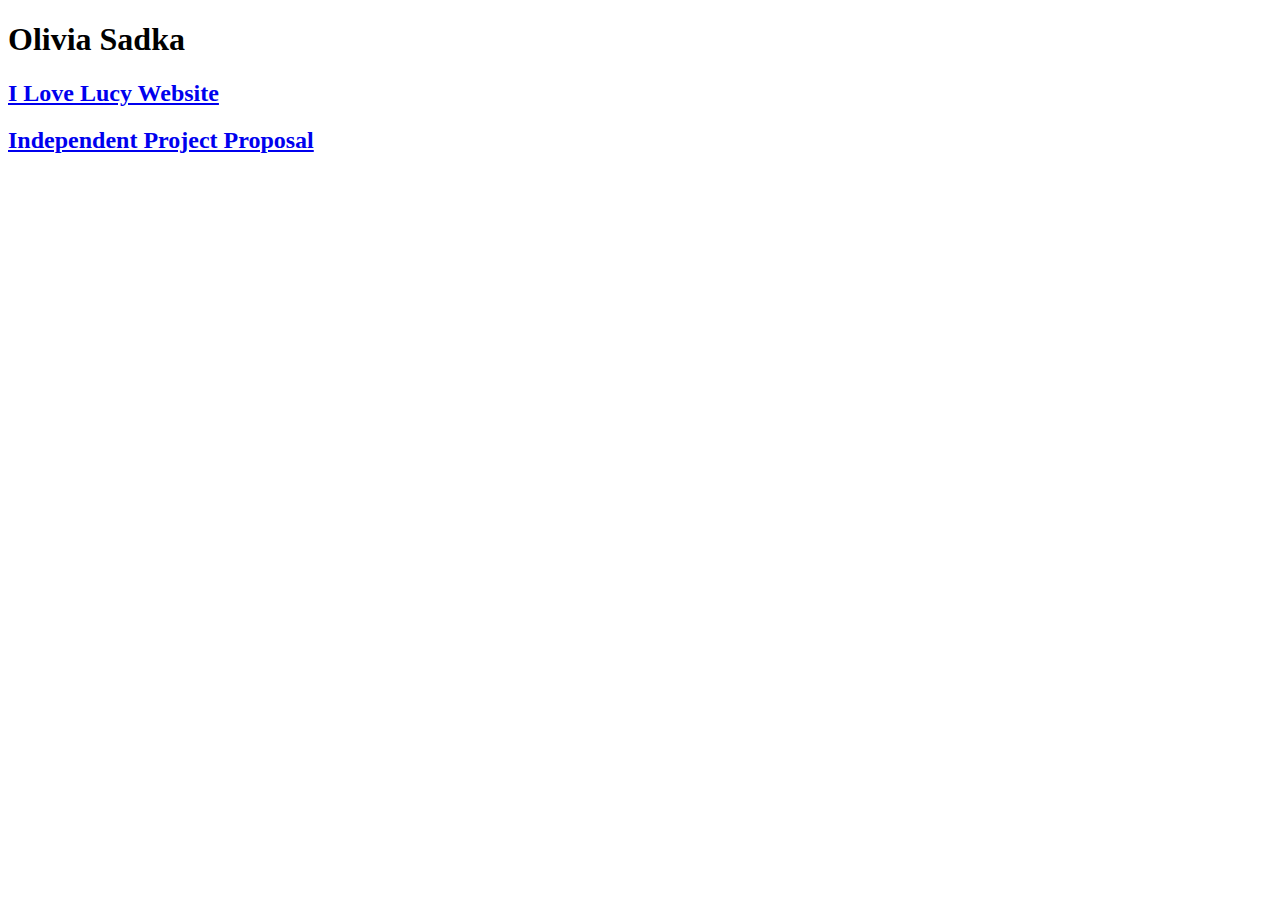
<file: index.html>
<!DOCTYPE html>
<html lang="en-US">
<head>
<title>Homepage</title>
<meta charset="utf-8">
</head>
<body>

    <h1>Olivia Sadka</h1>

    <a href="sadkaoa.github.io/smad308_lucy_website/"><h2>I Love Lucy Website</h2></a>

    <a href="sadkaoa.github.io/proposal.html"><h2>Independent Project Proposal</h2></a>

</body>
</html>
</file>
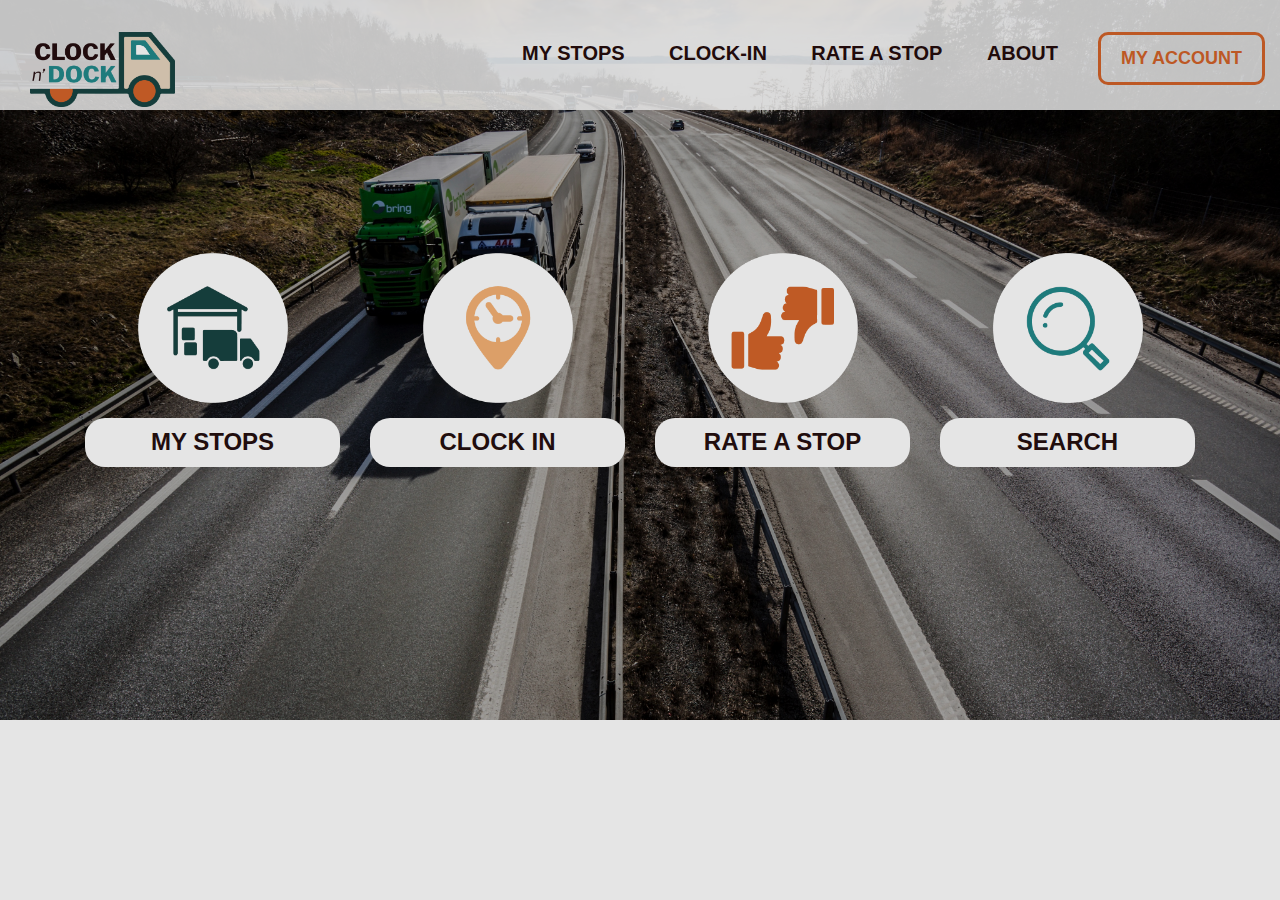
<file: capstone/index.html>
<!DOCTYPE html>
<html lang="zxx">

<head>
    <meta charset="UTF-8">
    <meta name="viewport" content="width=device-width, initial-scale=1.0">
    <meta http-equiv="X-UA-Compatible" content="ie=edge">
    <title>Clock n' Dock | Home</title>

    <!-- Google Font -->
        <link href="https://fonts.google.com/specimen/Libre+Franklin" rel="stylesheet">


    <!-- Css Styles -->
    <link rel="stylesheet" href="css/bootstrap.min.css" type="text/css">
    <link rel="stylesheet" href="css/font-awesome.min.css" type="text/css">
    <link rel="stylesheet" href="css/flaticon.css" type="text/css">
    <link rel="stylesheet" href="css/nice-select.css" type="text/css">
    <link rel="stylesheet" href="css/owl.carousel.min.css" type="text/css">
    <link rel="stylesheet" href="css/magnific-popup.css" type="text/css">
    <link rel="stylesheet" href="css/slicknav.min.css" type="text/css">
    <link rel="stylesheet" href="css/style.css" type="text/css">
</head>

<body>
    <!-- Page Preloder -->
    <div id="preloder">
        <div class="loader"></div>
    </div>

    <!-- Header Section Begin -->
    <header class="header-section">
        <div class="container-fluid">
            <div class="logo">
                <a href="./home.html"><img src="img/logo-capstone.png" alt="Truck Logo" style="width:145px;height:75px;"></a>
            </div>
            <div class="header-right">
            <nav class="main-menu mobile-menu">
                <ul>
                    <li><a href="mystops.html">MY STOPS</a></li>
                    <li><a href="#">CLOCK-IN</a></li>
                    <li><a href="stopsprofile.html">RATE A STOP</a></li>
                    <li><a href="about.html">ABOUT</a></li>
                </ul>
            </nav>
            
                <!---login button --->
            
            <div class="header-right">
                <div class="account-button">
                    <a href="account.html">MY ACCOUNT</a>
                    </div>
                </div>
                
            </div>
            <div id="mobile-menu-wrap"></div>
        </div>
    </header>
    <!-- Header End -->

    <!-- Hero Section Begin -->
    <section id="showcase">
            <div class="color-overlay"></div>
        <div class="container">
            <div class="row">
                <div class="col-lg-12">
                    
                    <div class="hero-icon-container">
                         <div class="row">
                            <div class="col-sm-3">
                                <div>
                                <img src="img/icons/my-stops.png" style="width:150;height:150px"; alt="">
                                <a href="mystops.html"><h4>MY STOPS</h4></a>
                                </div>
                            </div>
                            <div class="col-sm-3">
                                <div>
                                <img src="img/icons/clock-in.png" style="width:150;height:150px"; alt="">
                                    <a href="#"><h4>CLOCK IN</h4></a>
                                </div>
                            </div>
                            <div class="col-sm-3">
                                <div>
                                <img src="img/icons/rate-a-stop.png" style="width:150;height:150px"; alt="">
                                    <a href="#"><h4>RATE A STOP</h4></a>
                                </div>
                            </div>
                            <div class="col-sm-3">
                                <div>
                                <img src="img/icons/search.png" style="width:150;height:150px"; alt="">
                                    <a href="stopsprofile.html"><h4>SEARCH</h4></a>
                                </div>
                            </div>
                             </div>
                        </div>
                    
             </div>
                    </div>
                </div>
            
    </section>
    <!-- Hero Section End -->



    

    <!-- Js Plugins -->
    <script src="js/jquery-3.3.1.min.js"></script>
    <script src="js/bootstrap.min.js"></script>
    <script src="js/jquery.magnific-popup.min.js"></script>
    <script src="js/jquery.slicknav.js"></script>
    <script src="js/owl.carousel.min.js"></script>
    <script src="js/jquery.nice-select.min.js"></script>
    <script src="js/mixitup.min.js"></script>
    <script src="js/main.js"></script>
    
    <script>

function myFunction() {
  var x = document.getElementById("myTopnav");
  if (x.className === "topnav") {
    x.className += " responsive";
  } else {
    x.className = "topnav";
  }
}

function openForm() {
  document.getElementById("myForm").style.display = "block";
}

function closeForm() {
  document.getElementById("myForm").style.display = "none";
}
</script>
    
</body>

</html>
</file>
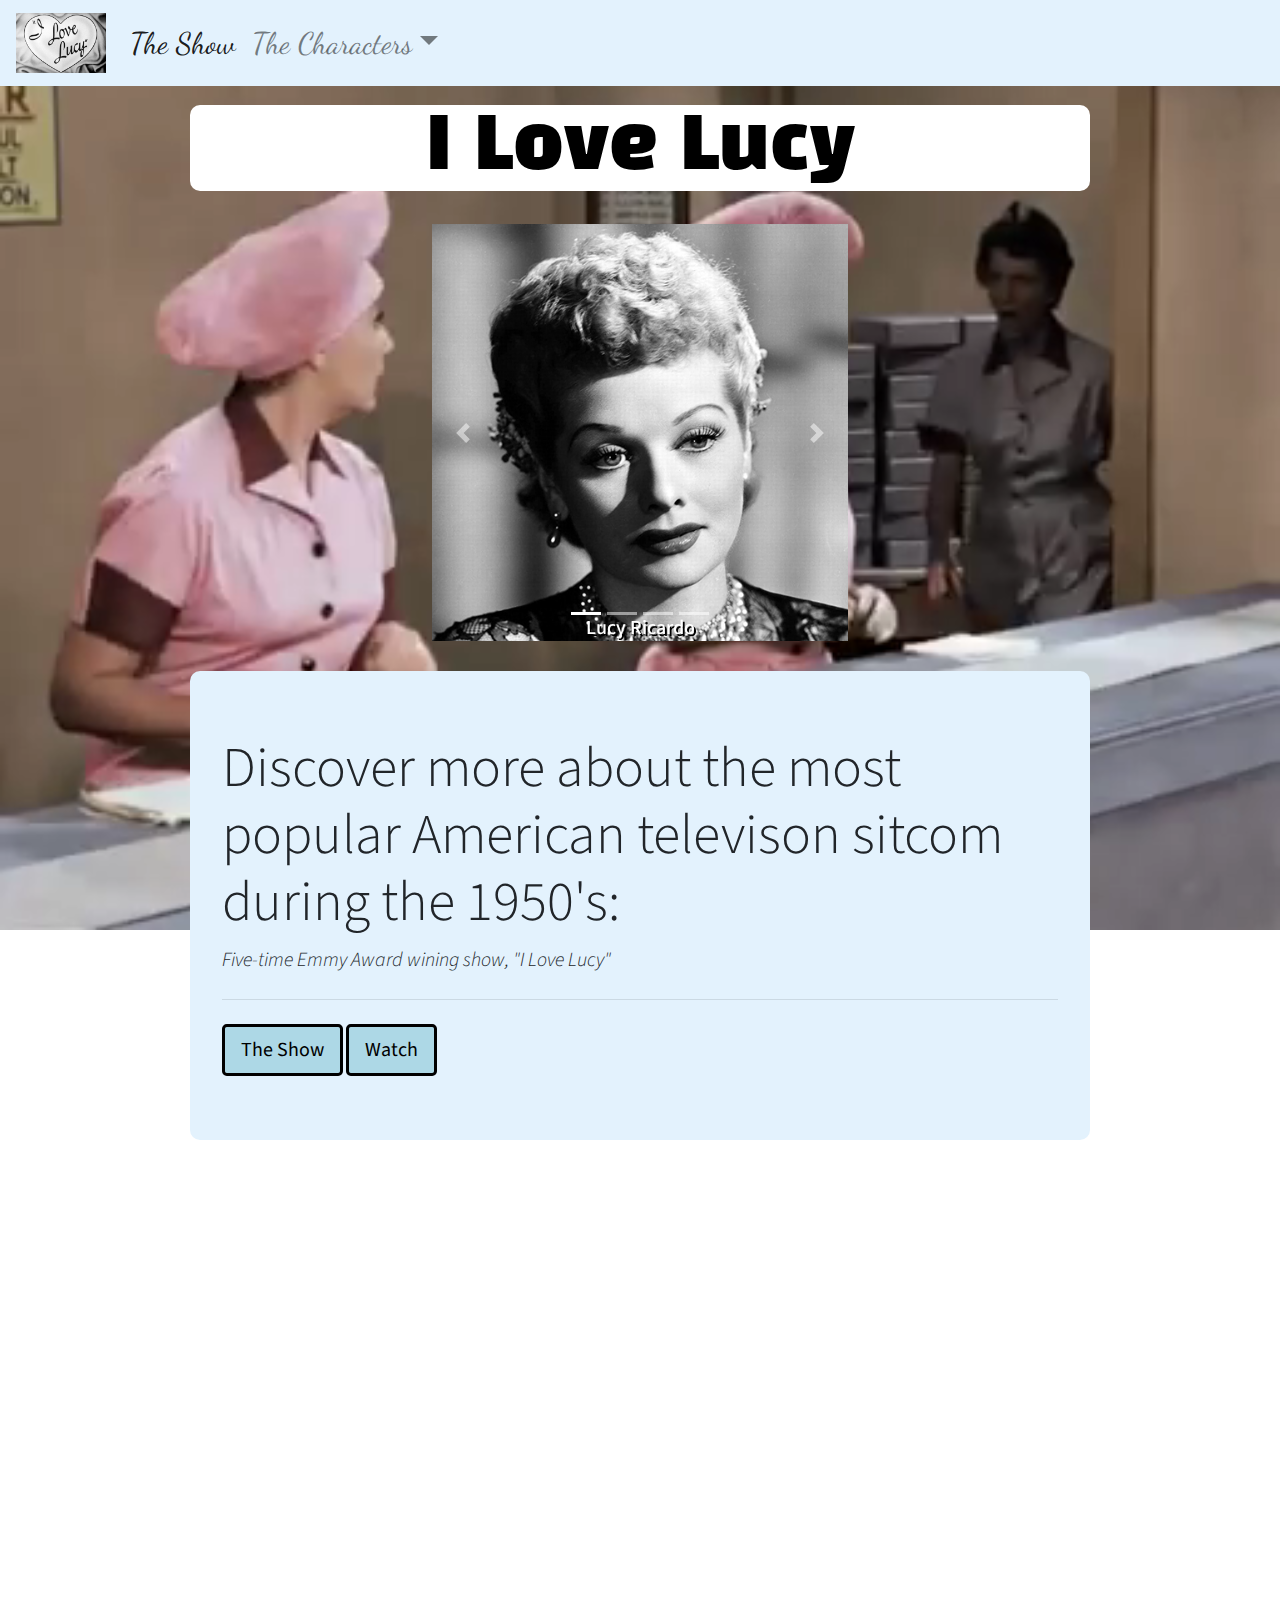
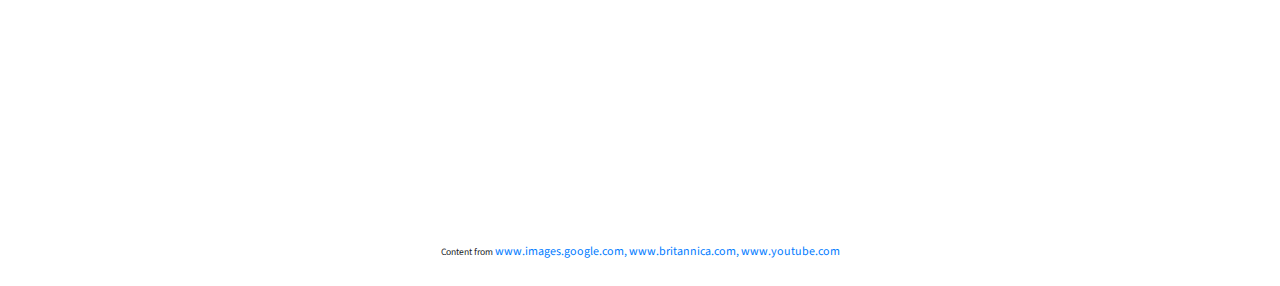
<file: SMAD 308 Lucy/index.html>
<!doctype html>
<html lang="en">
<head>
    <!-- Required meta tags -->
    <meta charset="utf-8">
    <meta name="viewport" content="width=device-width, initial-scale=1, shrink-to-fit=no">

    <meta name="description" content="I Love Lucy page describing the background and characters of the 1950's sitcom.">

    <meta name="keywords" content="Lucy, Ilovelucy, Ricky, Ethel, Fred, Theshow, Blackandwhite, 1950s">

    <meta name="author" content="Olivia Sadka">

    <title>I Love Lucy</title>

    <!-- Bootstrap v4 -->
    <link rel="stylesheet" href="https://stackpath.bootstrapcdn.com/bootstrap/4.1.3/css/bootstrap.min.css" integrity="sha384-MCw98/SFnGE8fJT3GXwEOngsV7Zt27NXFoaoApmYm81iuXoPkFOJwJ8ERdknLPMO" crossorigin="anonymous">

    <!-- FontAwesome Icon Pack -->
    <link rel="stylesheet" href="https://use.fontawesome.com/releases/v5.5.0/css/all.css" integrity="sha384-B4dIYHKNBt8Bc12p+WXckhzcICo0wtJAoU8YZTY5qE0Id1GSseTk6S+L3BlXeVIU" crossorigin="anonymous">

    <!-- CSS/font stylesheets -->
    <link href="css/bootstrap.css" rel="stylesheet" type="text/css" media="screen">
    <link href="css/custom.css" rel="stylesheet" type="text/css" media="screen">
    <link href="https://fonts.googleapis.com/css?family=Dancing+Script" rel="stylesheet">
    <link href="https://fonts.googleapis.com/css?family=Source+Sans+Pro" rel="stylesheet">
    <link href="https://fonts.googleapis.com/css?family=Black+Han+Sans" rel="stylesheet">

    <!-- Javascript -->
    <script src="https://stackpath.bootstrapcdn.com/bootstrap/4.1.3/js/bootstrap.min.js" integrity="sha384-ChfqqxuZUCnJSK3+MXmPNIyE6ZbWh2IMqE241rYiqJxyMiZ6OW/JmZQ5stwEULTy" crossorigin="anonymous"></script>

</head>

<body>

 <!--nav bar-->

<nav class="navbar navbar-expand-md navbar-light fixed-top" style="background-color: #e3f2fd;">
      <a class="navbar-brand" href="index.html"><span class="sr-only"></span>
        <img src="images/ilovelucy.jpg" width="90" height="60" class="d-inline-block align-top" alt=""></a>
      <button class="navbar-toggler" type="button" data-toggle="collapse" data-target="#navbarsDefault" aria-controls="navbarsDefault" aria-expanded="false" aria-label="Toggle navigation">
        <span class="navbar-toggler-icon"></span>
      </button>

      <div class="collapse navbar-collapse" id="navbarsDefault">
        <ul class="navbar-nav mr-auto">
          <li class="nav-item active">
            <a class="nav-link" href="TheShow.html">The Show</a>
          </li>
          <li class="breadcrumb-item dropdown">
            <a class="nav-link dropdown-toggle" id="dropdown01" data-toggle="dropdown" aria-haspopup="true" aria-expanded="false">The Characters</a>
            <div class="dropdown-menu" aria-labelledby="dropdown01">
              <a class="dropdown-item" href="Lucy.html">Lucy</a>
              <a class="dropdown-item" href="Ricky.html">Ricky</a>
              <a class="dropdown-item" href="Ethel.html">Ethel</a>
              <a class="dropdown-item" href="Fred.html">Fred</a>
            </div>
          </li>
        </ul>
      </div>
    </nav>

<!-- end nav bar -->


<!-- title -->
<div class="container">
<div class="mx-auto home">
    <h1 class="display-3">I Love Lucy</h1>
</div>
</div>
<!-- end title -->

<!-- background video -->
<header>

 <div class="overlay"></div>
  <video playsinline="playsinline" autoplay="autoplay" muted="muted" loop="loop">
    <source src="images/ilovelucycandy.mp4" type="video/mp4">
  </video>
    

</header> 

<!-- end background video -->
   
<!-- carousel -->
    <div class="container2">
    <div class="mx-auto col-sm-4 col-md-4 col-lg-4 col-xl-4">
  <div class="row">
      <div id="carouselIndicators" class="carousel slide" data-ride="carousel">
  <ol class="carousel-indicators">
    <li data-target="#carouselIndicators" data-slide-to="0" class="active"></li>
    <li data-target="#carouselIndicators" data-slide-to="1"></li>
    <li data-target="#carouselIndicators" data-slide-to="2"></li>
    <li data-target="#carouselIndicators" data-slide-to="3"></li>
  </ol>
  <div class="carousel-inner">
 
    <div class="carousel-item active">
         <a href="Lucy.html">
      <img class="d-block w-100" src="images/Lucy.jpg" alt="First slide"></a>
      <div class="img-fluid carousel-caption d-md-block">
        <h5>Lucy Ricardo</h5>
        </div>
    </div>

    <div class="carousel-item">
      <a href="Ricky.html">
      <img class="d-block w-100" src="images/Ricky.jpg" alt="Second slide"></a>
      <div class="carousel-caption d-md-block">
        <h5>Ricky Ricardo</h5>
        </div>
    </div>

    <div class="carousel-item">
      <a href="Ethel.html">
      <img class="d-block w-100" src="images/Ethel.jpg" alt="Third slide"></a>
      <div class="carousel-caption d-md-block">
        <h5>Ethel Mertz</h5>
        </div>
    </div>

   <div class="carousel-item">
      <a href="Fred.html">
      <img class="d-block w-100" src="images/Fred.jpg" alt="Fourth slide"></a>
      <div class="carousel-caption d-md-block">
        <h5>Fred Mertz</h5>
        </div>
    </div>

  <a class="carousel-control-prev" href="#carouselIndicators" role="button" data-slide="prev">
    <span class="carousel-control-prev-icon" aria-hidden="true"></span>
    <span class="sr-only">Previous</span>
  </a>
  <a class="carousel-control-next" href="#carouselIndicators" role="button" data-slide="next">
    <span class="carousel-control-next-icon" aria-hidden="true"></span>
    <span class="sr-only">Next</span>
  </a>
</div>
    </div> 
  </div>
</div> 
  <!-- end carousel -->

</div> <!-- end container -->

<div class="mx-auto container2"> <!-- container2 -->

<!-- jumbotron-->
<div class="row6"> 
  <div class="mx-auto jumbotron">
  <h1 class="display-4">Discover more about the most popular American televison sitcom during the 1950's:</h1>
  <p class="lead font-italic">Five-time Emmy Award wining show, "I Love Lucy"</p>
  <hr class="my-4">
  <a class="btn btn-primary btn-lg" href="TheShow.html" role="button">The Show</a>
  <a class="btn btn-primary btn-lg" href="#section1" role="button">Watch <i class="fas fa-angle-down"></i></a> <!-- FontAwesome down arrow -->
</div>
</div> 
<!-- end jumbotron-->
</div>
    
    <!-- watch button area-->

    <h1 id="section1"></h1>

    <!-- end watch button area-->

    <div class="container2">
    <footer class="mx-auto"> <!-- footer -->
    	<div class="text-center center-block">
        	<small>Content from</small> 
            <a href="https://www.google.com/search?safe=strict&biw=851&bih=717&tbm=isch&sa=1&ei=aezyW_3oD87n_QbGyaWYBA&q=lucy+ricardo&oq=lucy+ricardo&gs_l=img.3..35i39j0l3j0i67j0l2j0i67j0l2.13944.14557..15868...0.0..0.75.269.4......1....1..gws-wiz-img.......0i7i30.u_ESnNMM6hk">www.images.google.com,</a>
            <a href="https://www.britannica.com/topic/I-Love-Lucy">www.britannica.com,</a>
            <a href="https://www.youtube.com/watch?v=7DilsrxNJyY">www.youtube.com</a>
        </div>
    </footer> <!-- end footer -->
      </div> <!-- end container2 -->
       
 </body>
   
<!-- jQuery and Bootstrap links - do not delete! -->
<script src="https://code.jquery.com/jquery-3.2.1.slim.min.js" integrity="sha384-KJ3o2DKtIkvYIK3UENzmM7KCkRr/rE9/Qpg6aAZGJwFDMVNA/GpGFF93hXpG5KkN" crossorigin="anonymous"></script>
<script src="https://cdnjs.cloudflare.com/ajax/libs/popper.js/1.11.0/umd/popper.min.js" integrity="sha384-b/U6ypiBEHpOf/4+1nzFpr53nxSS+GLCkfwBdFNTxtclqqenISfwAzpKaMNFNmj4" crossorigin="anonymous"></script>
<script src="https://maxcdn.bootstrapcdn.com/bootstrap/4.0.0-beta/js/bootstrap.min.js" integrity="sha384-h0AbiXch4ZDo7tp9hKZ4TsHbi047NrKGLO3SEJAg45jXxnGIfYzk4Si90RDIqNm1" crossorigin="anonymous"></script>
<!-- end of do not delete -->



</html>
</file>
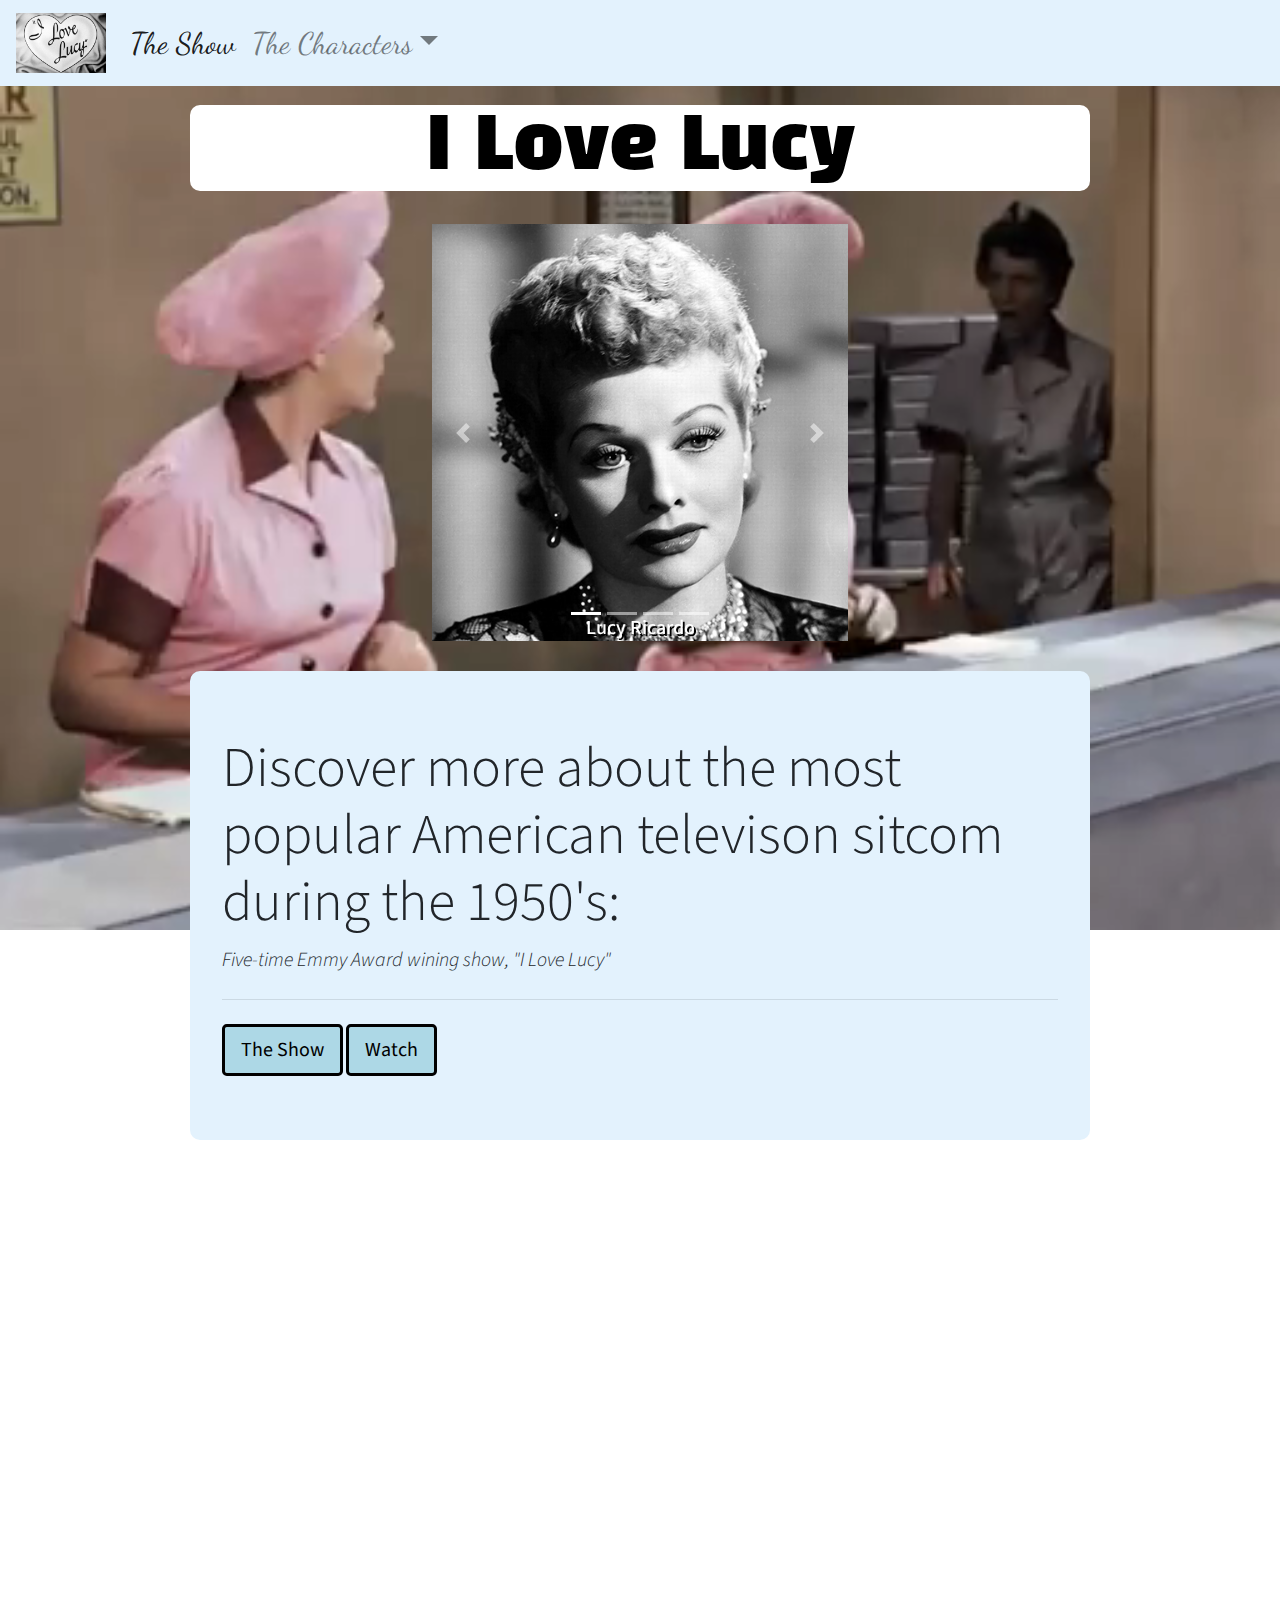
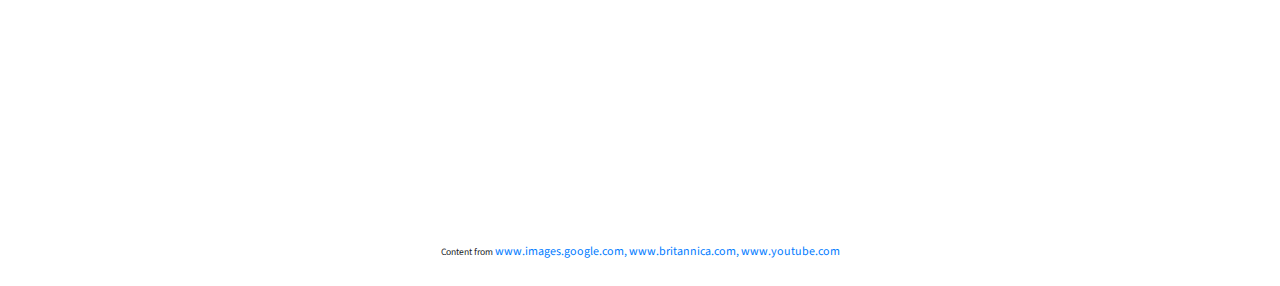
<file: smad308_lucy_website/index.html>
<!doctype html>
<html lang="en">
<head>
    <!-- Required meta tags -->
    <meta charset="utf-8">
    <meta name="viewport" content="width=device-width, initial-scale=1, shrink-to-fit=no">

    <meta name="description" content="I Love Lucy page describing the background and characters of the 1950's sitcom.">

    <meta name="keywords" content="Lucy, Ilovelucy, Ricky, Ethel, Fred, Theshow, Blackandwhite, 1950s">

    <meta name="author" content="Olivia Sadka">

    <title>I Love Lucy</title>

    <!-- Bootstrap v4 -->
    <link rel="stylesheet" href="https://stackpath.bootstrapcdn.com/bootstrap/4.1.3/css/bootstrap.min.css" integrity="sha384-MCw98/SFnGE8fJT3GXwEOngsV7Zt27NXFoaoApmYm81iuXoPkFOJwJ8ERdknLPMO" crossorigin="anonymous">

    <!-- FontAwesome Icon Pack -->
    <link rel="stylesheet" href="https://use.fontawesome.com/releases/v5.5.0/css/all.css" integrity="sha384-B4dIYHKNBt8Bc12p+WXckhzcICo0wtJAoU8YZTY5qE0Id1GSseTk6S+L3BlXeVIU" crossorigin="anonymous">

    <!-- CSS/font stylesheets -->
    <link href="css/bootstrap.css" rel="stylesheet" type="text/css" media="screen">
    <link href="css/custom.css" rel="stylesheet" type="text/css" media="screen">
    <link href="https://fonts.googleapis.com/css?family=Dancing+Script" rel="stylesheet">
    <link href="https://fonts.googleapis.com/css?family=Source+Sans+Pro" rel="stylesheet">
    <link href="https://fonts.googleapis.com/css?family=Black+Han+Sans" rel="stylesheet">

    <!-- Javascript -->
    <script src="https://stackpath.bootstrapcdn.com/bootstrap/4.1.3/js/bootstrap.min.js" integrity="sha384-ChfqqxuZUCnJSK3+MXmPNIyE6ZbWh2IMqE241rYiqJxyMiZ6OW/JmZQ5stwEULTy" crossorigin="anonymous"></script>

</head>

<body>

 <!--nav bar-->

<nav class="navbar navbar-expand-md navbar-light fixed-top" style="background-color: #e3f2fd;">
      <a class="navbar-brand" href="index.html"><span class="sr-only"></span>
        <img src="images/ilovelucy.jpg" width="90" height="60" class="d-inline-block align-top" alt=""></a>
      <button class="navbar-toggler" type="button" data-toggle="collapse" data-target="#navbarsDefault" aria-controls="navbarsDefault" aria-expanded="false" aria-label="Toggle navigation">
        <span class="navbar-toggler-icon"></span>
      </button>

      <div class="collapse navbar-collapse" id="navbarsDefault">
        <ul class="navbar-nav mr-auto">
          <li class="nav-item active">
            <a class="nav-link" href="TheShow.html">The Show</a>
          </li>
          <li class="breadcrumb-item dropdown">
            <a class="nav-link dropdown-toggle" id="dropdown01" data-toggle="dropdown" aria-haspopup="true" aria-expanded="false">The Characters</a>
            <div class="dropdown-menu" aria-labelledby="dropdown01">
              <a class="dropdown-item" href="Lucy.html">Lucy</a>
              <a class="dropdown-item" href="Ricky.html">Ricky</a>
              <a class="dropdown-item" href="Ethel.html">Ethel</a>
              <a class="dropdown-item" href="Fred.html">Fred</a>
            </div>
          </li>
        </ul>
      </div>
    </nav>

<!-- end nav bar -->


<!-- title -->
<div class="container">
<div class="mx-auto home">
    <h1 class="display-3">I Love Lucy</h1>
</div>
</div>
<!-- end title -->

<!-- background video -->
<header>

 <div class="overlay"></div>
  <video playsinline="playsinline" autoplay="autoplay" muted="muted" loop="loop">
    <source src="images/ilovelucycandy.mp4" type="video/mp4">
  </video>


</header>

<!-- end background video -->

<!-- carousel -->
    <div class="container2">
    <div class="mx-auto col-sm-4 col-md-4 col-lg-4 col-xl-4">
  <div class="row">
      <div id="carouselIndicators" class="carousel slide" data-ride="carousel">
  <ol class="carousel-indicators">
    <li data-target="#carouselIndicators" data-slide-to="0" class="active"></li>
    <li data-target="#carouselIndicators" data-slide-to="1"></li>
    <li data-target="#carouselIndicators" data-slide-to="2"></li>
    <li data-target="#carouselIndicators" data-slide-to="3"></li>
  </ol>
  <div class="carousel-inner">

    <div class="carousel-item active">
         <a href="Lucy.html">
      <img class="d-block w-100" src="images/Lucy.jpg" alt="First slide"></a>
      <div class="img-fluid carousel-caption d-md-block">
        <h5>Lucy Ricardo</h5>
        </div>
    </div>

    <div class="carousel-item">
      <a href="Ricky.html">
      <img class="d-block w-100" src="images/Ricky.jpg" alt="Second slide"></a>
      <div class="carousel-caption d-md-block">
        <h5>Ricky Ricardo</h5>
        </div>
    </div>

    <div class="carousel-item">
      <a href="Ethel.html">
      <img class="d-block w-100" src="images/Ethel.jpg" alt="Third slide"></a>
      <div class="carousel-caption d-md-block">
        <h5>Ethel Mertz</h5>
        </div>
    </div>

   <div class="carousel-item">
      <a href="Fred.html">
      <img class="d-block w-100" src="images/Fred.jpg" alt="Fourth slide"></a>
      <div class="carousel-caption d-md-block">
        <h5>Fred Mertz</h5>
        </div>
    </div>

  <a class="carousel-control-prev" href="#carouselIndicators" role="button" data-slide="prev">
    <span class="carousel-control-prev-icon" aria-hidden="true"></span>
    <span class="sr-only">Previous</span>
  </a>
  <a class="carousel-control-next" href="#carouselIndicators" role="button" data-slide="next">
    <span class="carousel-control-next-icon" aria-hidden="true"></span>
    <span class="sr-only">Next</span>
  </a>
</div>
    </div>
  </div>
</div>
  <!-- end carousel -->

</div> <!-- end container -->

<div class="mx-auto container2"> <!-- container2 -->

<!-- jumbotron-->
<div class="row6">
  <div class="mx-auto jumbotron">
  <h1 class="display-4">Discover more about the most popular American televison sitcom during the 1950's:</h1>
  <p class="lead font-italic">Five-time Emmy Award wining show, "I Love Lucy"</p>
  <hr class="my-4">
  <a class="btn btn-primary btn-lg" href="TheShow.html" role="button">The Show</a>
  <a class="btn btn-primary btn-lg" href="#section1" role="button">Watch <i class="fas fa-angle-down"></i></a> <!-- FontAwesome down arrow -->
</div>
</div>
<!-- end jumbotron-->
</div>

    <!-- watch button area-->

    <h1 id="section1"></h1>

    <!-- end watch button area-->

    <div class="container2">
    <footer class="mx-auto"> <!-- footer -->
    	<div class="text-center center-block">
        	<small>Content from</small>
            <a href="https://www.google.com/search?safe=strict&biw=851&bih=717&tbm=isch&sa=1&ei=aezyW_3oD87n_QbGyaWYBA&q=lucy+ricardo&oq=lucy+ricardo&gs_l=img.3..35i39j0l3j0i67j0l2j0i67j0l2.13944.14557..15868...0.0..0.75.269.4......1....1..gws-wiz-img.......0i7i30.u_ESnNMM6hk">www.images.google.com,</a>
            <a href="https://www.britannica.com/topic/I-Love-Lucy">www.britannica.com,</a>
            <a href="https://www.youtube.com/watch?v=7DilsrxNJyY">www.youtube.com</a>
        </div>
    </footer> <!-- end footer -->
      </div> <!-- end container2 -->

 </body>

<!-- jQuery and Bootstrap links - do not delete! -->
<script src="https://code.jquery.com/jquery-3.2.1.slim.min.js" integrity="sha384-KJ3o2DKtIkvYIK3UENzmM7KCkRr/rE9/Qpg6aAZGJwFDMVNA/GpGFF93hXpG5KkN" crossorigin="anonymous"></script>
<script src="https://cdnjs.cloudflare.com/ajax/libs/popper.js/1.11.0/umd/popper.min.js" integrity="sha384-b/U6ypiBEHpOf/4+1nzFpr53nxSS+GLCkfwBdFNTxtclqqenISfwAzpKaMNFNmj4" crossorigin="anonymous"></script>
<script src="https://maxcdn.bootstrapcdn.com/bootstrap/4.0.0-beta/js/bootstrap.min.js" integrity="sha384-h0AbiXch4ZDo7tp9hKZ4TsHbi047NrKGLO3SEJAg45jXxnGIfYzk4Si90RDIqNm1" crossorigin="anonymous"></script>
<!-- end of do not delete -->



</html>
</file>
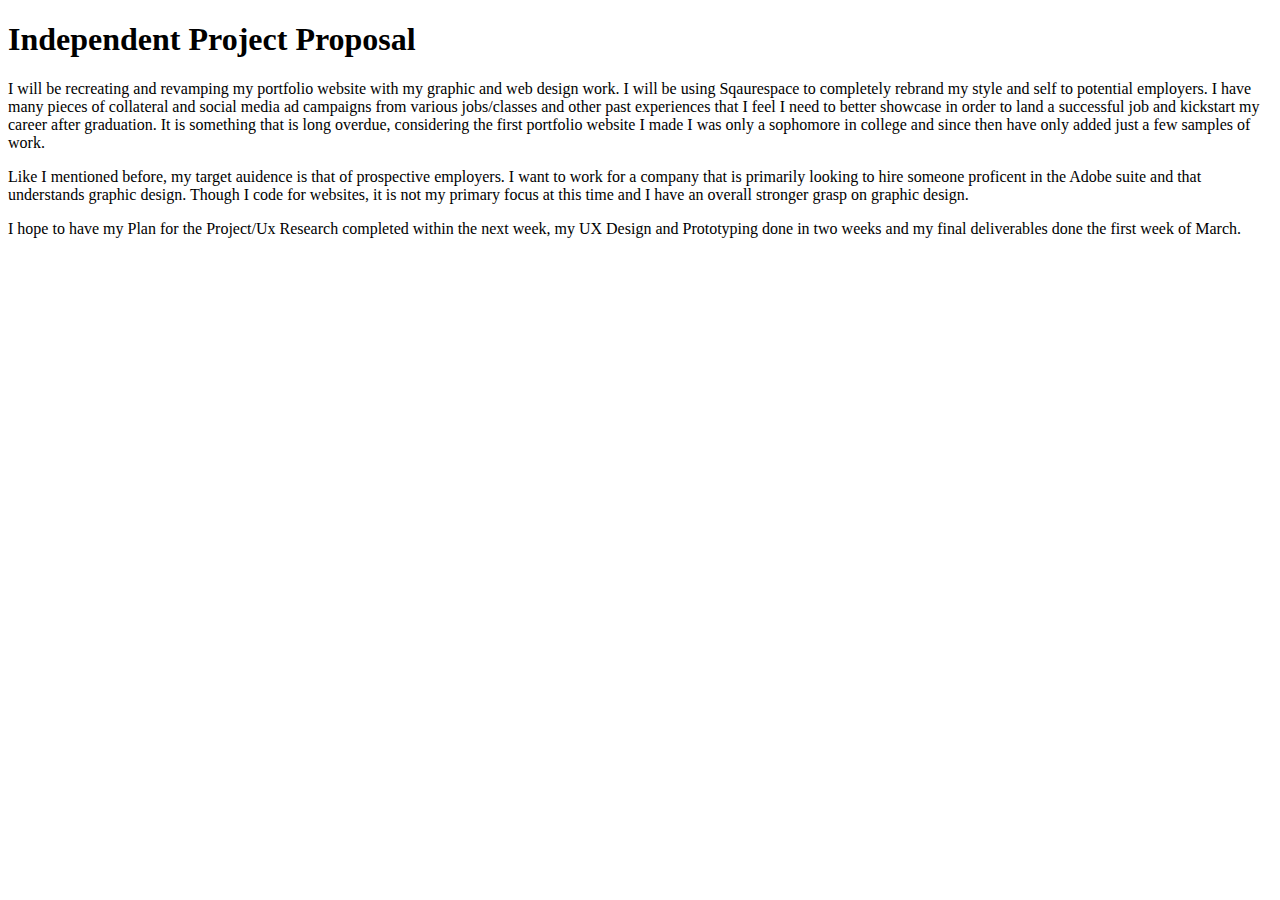
<file: proposal.html>
<!DOCTYPE html>
<html lang="en-US">
<head>
<title>Independent Project Proposal</title>
<meta charset="utf-8">
</head>
<body>
    <h1>Independent Project Proposal</h1>

    <p>
        I will be recreating and revamping my portfolio website with my graphic and web design work. I will be using Sqaurespace to completely rebrand my style and self to potential employers. I have many pieces of collateral and social media ad campaigns from various jobs/classes and other past experiences that I feel I need to better showcase in order to land a successful job and kickstart my career after graduation. It is something that is long overdue, considering the first portfolio website I made I was only a sophomore in college and since then have only added just a few samples of work. </p>

        <p>Like I mentioned before, my target auidence is that of prospective employers. I want to work for a company that is primarily looking to hire someone proficent in the Adobe suite and that understands graphic design. Though I code for websites, it is not my primary focus at this time and I have an overall stronger grasp on graphic design.</p>

    <p>I hope to have my Plan for the Project/Ux Research completed within the next week, my UX Design and Prototyping done in two weeks and my final deliverables done the first week of March. </p>

</body>
</html>
</file>
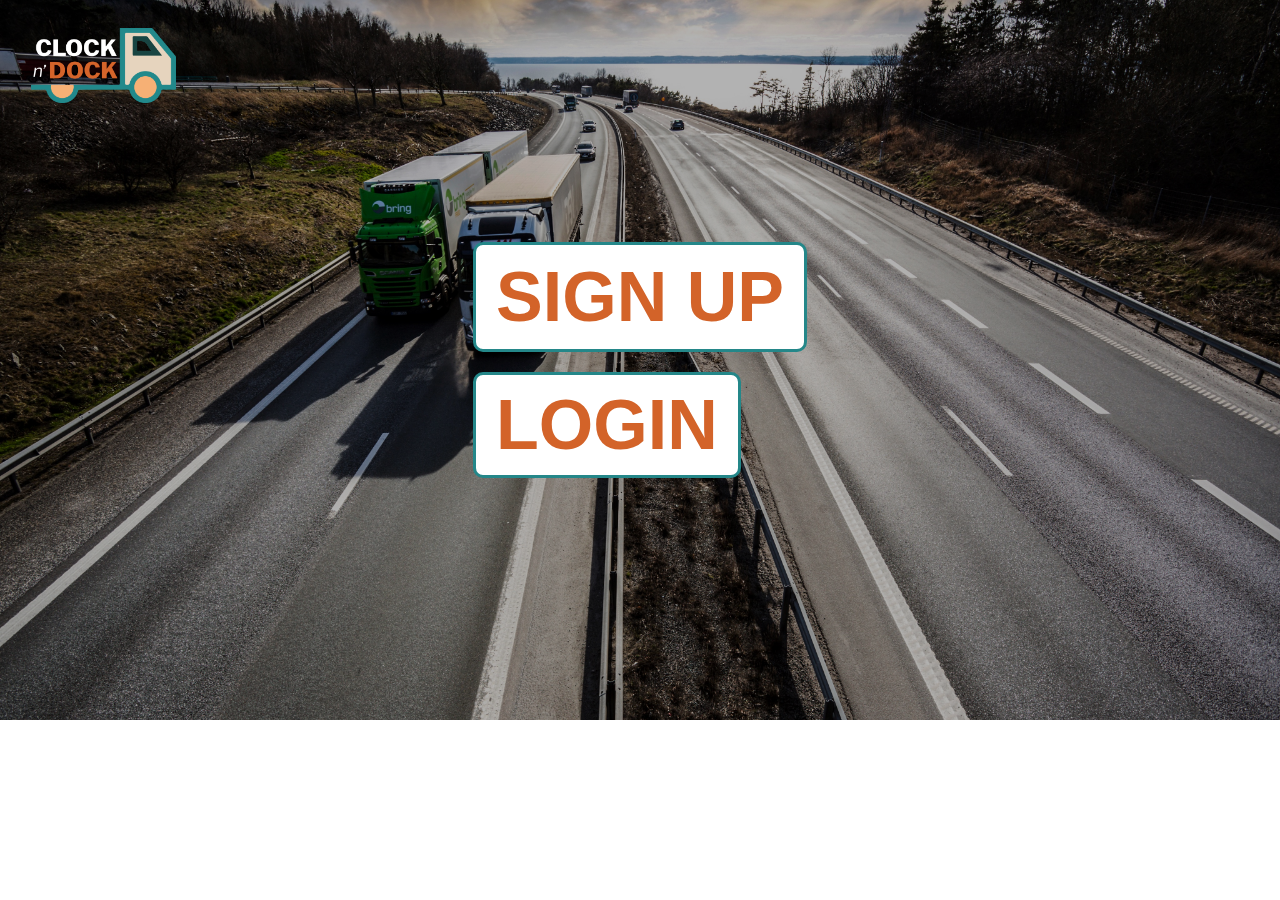
<file: capstone/landing.html>
<!DOCTYPE html>
<html lang="en-US">

<head>
    <meta charset="UTF-8">
    
    <title> Clock n' Dock | Sign Up</title>
    

    <link href="https://fonts.google.com/specimen/Libre+Franklin" rel="stylesheet">
    <link rel="stylesheet" href="css/landingpage-style.css" type="text/css">
    
    </head>
    <body>
        
        <header id="showcase">
            <div class="color-overlay">
            </div>
            <div class="logo">
                <a href="./index.html"><img src="img/logo-capstone-light.png" alt="Truck Logo" style="width:145px;height:75px;"></a>
            </div>
            <div class="buttons">
            <div class="row">
            <div class="col-lg-6">
            <a href="#" class="button1">SIGN UP</a>
            </div>
            
            <div class="col-lg-6">
                    <button class="button2" onclick="openForm()">LOGIN</button>
               
                <div class="open-button form-popup" id="myForm">
        
              <form action="/action_page.php" class="form-container">
                  <h3>LOGIN TO YOUR ACCOUNT</h3>

                <label for="username"><b>Username</b></label>
                <input type="text" placeholder="CDL Number" name="username" required>

                <label for="psw"><b>Password</b></label>
                <input type="password" placeholder="Enter Password" name="psw" required>

                <button type="submit" class="btn">Login</button>
                <button type="button" class="btn cancel" onclick="closeForm()">Close</button>
            </form> 
             </div>
            </div>
                </div>
                </div>
        </header>

</body>
    
        <script>
            
function openForm() {
  document.getElementById("myForm").style.display = "block";
}

function closeForm() {
  document.getElementById("myForm").style.display = "none";
}
</script>
        <script src="https://stackpath.bootstrapcdn.com/bootstrap/4.4.1/js/bootstrap.min.js" integrity="sha384-wfSDF2E50Y2D1uUdj0O3uMBJnjuUD4Ih7YwaYd1iqfktj0Uod8GCExl3Og8ifwB6" crossorigin="anonymous"></script>
        
        <script>

function myFunction() {
  var x = document.getElementById("myTopnav");
  if (x.className === "topnav") {
    x.className += " responsive";
  } else {
    x.className = "topnav";
  }
}

function openForm() {
  document.getElementById("myForm").style.display = "block";
}

function closeForm() {
  document.getElementById("myForm").style.display = "none";
}
</script>
        
</html>
</file>
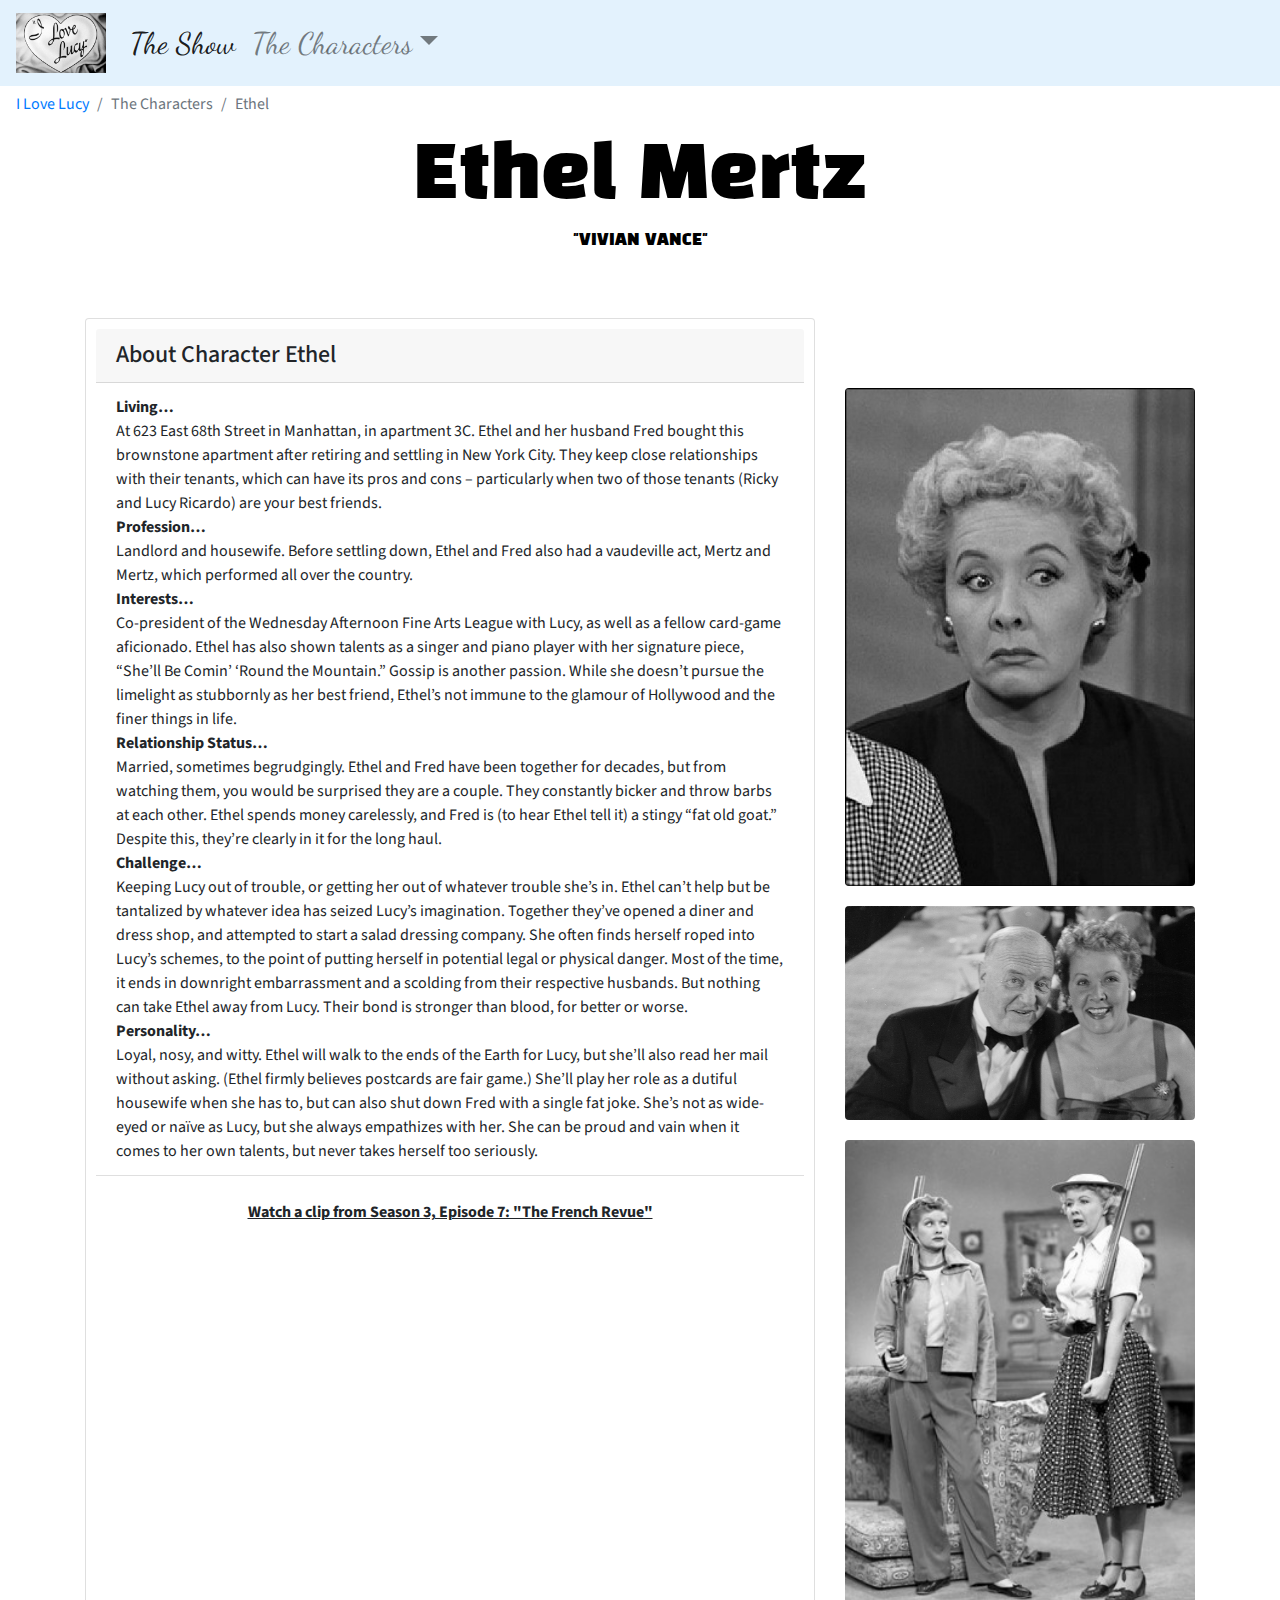
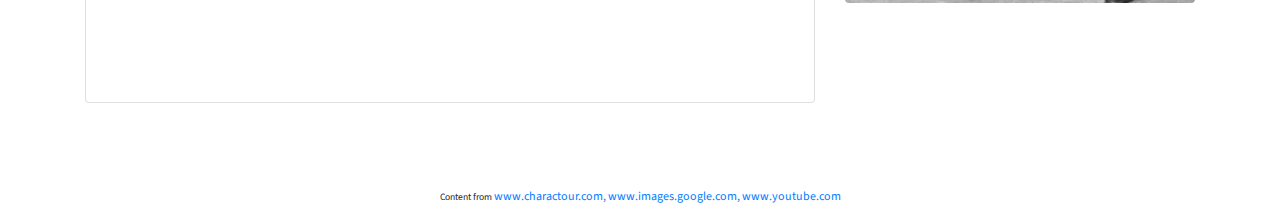
<file: SMAD 308 Lucy/Ethel.html>
<!doctype html>
<html lang="en">
<head>
    <!-- Required meta tags -->
    <meta charset="utf-8">
    <meta name="viewport" content="width=device-width, initial-scale=1, shrink-to-fit=no">

    <meta name="description" content="I Love Lucy page describing the background and characters of the 1950's sitcom.">

    <meta name="keywords" content="Lucy, Ilovelucy, Ricky, Ethel, Fred, Theshow, Blackandwhite, 1950s">

    <meta name="author" content="Olivia Sadka">

    <title>Ethel</title>

    <!-- Bootstrap v4 -->
    <link rel="stylesheet" href="https://stackpath.bootstrapcdn.com/bootstrap/4.1.3/css/bootstrap.min.css" integrity="sha384-MCw98/SFnGE8fJT3GXwEOngsV7Zt27NXFoaoApmYm81iuXoPkFOJwJ8ERdknLPMO" crossorigin="anonymous">

    <!-- Javascript -->
    <script src="https://stackpath.bootstrapcdn.com/bootstrap/4.1.3/js/bootstrap.min.js" integrity="sha384-ChfqqxuZUCnJSK3+MXmPNIyE6ZbWh2IMqE241rYiqJxyMiZ6OW/JmZQ5stwEULTy" crossorigin="anonymous"></script>

    <!-- CSS/fonts -->
    <link href="css/bootstrap.css" rel="stylesheet" type="text/css" media="screen">
    <link href="css/custom.css" rel="stylesheet" type="text/css" media="screen">
    <link href="https://fonts.googleapis.com/css?family=Dancing+Script" rel="stylesheet">
    <link href="https://fonts.googleapis.com/css?family=Raleway" rel="stylesheet">
    <link href="https://fonts.googleapis.com/css?family=Source+Sans+Pro" rel="stylesheet">
    <link href="https://fonts.googleapis.com/css?family=Black+Han+Sans" rel="stylesheet">

</head>

<body>

 <!--nav bar-->

<nav class="navbar navbar-expand-md navbar-light fixed-top" style="background-color: #e3f2fd;">
      <a class="navbar-brand" href="index.html"><span class="sr-only"></span>
        <img src="images/ilovelucy.jpg" width="90" height="60" class="d-inline-block align-top" alt=""></a>
      <button class="navbar-toggler" type="button" data-toggle="collapse" data-target="#navbarsDefault" aria-controls="navbarsDefault" aria-expanded="false" aria-label="Toggle navigation">
        <span class="navbar-toggler-icon"></span>
      </button>

      <div class="collapse navbar-collapse" id="navbarsDefault">
        <ul class="navbar-nav mr-auto">
          <li class="nav-item active">
            <a class="nav-link" href="TheShow.html">The Show</a>
          </li>
          <li class="breadcrumb-item dropdown">
            <a class="nav-link dropdown-toggle" id="dropdown01" data-toggle="dropdown" aria-haspopup="true" aria-expanded="false">The Characters</a>
            <div class="dropdown-menu" aria-labelledby="dropdown01">
              <a class="dropdown-item" href="Lucy.html">Lucy</a>
              <a class="dropdown-item" href="Ricky.html">Ricky</a>
              <a class="dropdown-item" href="Ethel.html">Ethel</a>
              <a class="dropdown-item" href="Fred.html">Fred</a>
            </div>
          </li>
        </ul>
      </div>
    </nav>

<!-- end nav bar -->

<nav aria-label="breadcrumb">
  <ol class="breadcrumb">
    <li class="breadcrumb-item"><a href="index.html">I Love Lucy</a></li>
    <li class="breadcrumb-item active" aria-current="page">The Characters</li>
    <li class="breadcrumb-item active" aria-current="page">Ethel</li>
  </ol>
</nav>

<!-- header -->
<div class="header mx-auto">

    <h1 class="display-3">Ethel Mertz</h1>

  <p class="display-7">"VIVIAN VANCE"</p>

</div>
<!-- end header -->

<!-- body copy -->
<div class="container">
<div class="row">
  <div class="col-sm-12 col-lg-8 col-md-8">
    <div class="card">
      <div class="card-body">
        <h4 class="card-header">About Character Ethel</h4>
          <ul class="list-group list-group-flush">
    <li class="list-group-item"><b>Living…</b><br> At 623 East 68th Street in Manhattan, in apartment 3C. Ethel and her husband Fred bought this brownstone apartment after retiring and settling in New York City. They keep close relationships with their tenants, which can have its pros and cons – particularly when two of those tenants (Ricky and Lucy Ricardo) are your best friends.

<br><b>Profession…</b><br> Landlord and housewife. Before settling down, Ethel and Fred also had a vaudeville act, Mertz and Mertz, which performed all over the country. 

<br><b>Interests…</b><br> Co-president of the Wednesday Afternoon Fine Arts League with Lucy, as well as a fellow card-game aficionado. Ethel has also shown talents as a singer and piano player with her signature piece, “She’ll Be Comin’ ‘Round the Mountain.” Gossip is another passion. While she doesn’t pursue the limelight as stubbornly as her best friend, Ethel’s not immune to the glamour of Hollywood and the finer things in life.

<br><b>Relationship Status…</b><br> Married, sometimes begrudgingly. Ethel and Fred have been together for decades, but from watching them, you would be surprised they are a couple. They constantly bicker and throw barbs at each other. Ethel spends money carelessly, and Fred is (to hear Ethel tell it) a stingy “fat old goat.” Despite this, they’re clearly in it for the long haul.

<br><b>Challenge…</b><br> Keeping Lucy out of trouble, or getting her out of whatever trouble she’s in. Ethel can’t help but be tantalized by whatever idea has seized Lucy’s imagination. Together they’ve opened a diner and dress shop, and attempted to start a salad dressing company. She often finds herself roped into Lucy’s schemes, to the point of putting herself in potential legal or physical danger. Most of the time, it ends in downright embarrassment and a scolding from their respective husbands. But nothing can take Ethel away from Lucy. Their bond is stronger than blood, for better or worse.

<br><b>Personality…</b><br> Loyal, nosy, and witty. Ethel will walk to the ends of the Earth for Lucy, but she’ll also read her mail without asking. (Ethel firmly believes postcards are fair game.) She’ll play her role as a dutiful housewife when she has to, but can also shut down Fred with a single fat joke. She’s not as wide-eyed or naïve as Lucy, but she always empathizes with her. She can be proud and vain when it comes to her own talents, but never takes herself too seriously.
      
</li>
</ul> 
<br>
<p class="text-center">
<b><u>Watch a clip from Season 3, Episode 7: "The French Revue"</u></b>
</p>


      <!-- video -->
<div class="row">
<div class="col">
<div class="video mx-auto">
<div class="embed-responsive embed-responsive-16by9">
<iframe width="560" height="315" src="https://www.youtube.com/embed/nmEpAmFrATo" allow="accelerometer; autoplay; encrypted-media; gyroscope; picture-in-picture" allowfullscreen></iframe>
</div>
</div>
</div>
</div>
<!-- end video -->

      </div>
    </div>
  </div>

  <div class="col-lg-4 col-md-4">
        <div class="row1">
          <a href="images/ethelface.jpg" data-toggle="lightbox" data-gallery="gallery">
      <img src="images/ethelface.jpg" alt="images/ethelface.jpg" class="img-fluid rounded">
    </a>
  </div>
  <div class="row1">
    <a href="images/etheldress.jpg" data-toggle="lightbox" data-gallery="gallery">
      <img src="images/etheldress.jpg" alt="images/etheldress.jpg" class="img-fluid rounded">
    </a>
  </div>
  <div class="row1">
    <a href="images/ethelgun.jpg" data-toggle="lightbox" data-gallery="gallery">
      <img src="images/ethelgun.jpg" alt="images/ethelgun.jpg" class="img-fluid rounded" style="width: 100%">
    </a>
       </div>
      </div>
    </div>

  </div>
<!-- end body copy -->


<footer class="mx-auto"> <!-- footer -->
      <div class="text-center center-block">
          <small>Content from</small> 

             <a href="https://www.charactour.com/hub/characters/view/Lucy-Ricardo.I-Love-Lucy">www.charactour.com,</a>
            <a href="https://www.google.com/search?q=ethel+mertz&safe=strict&tbm=isch&tbs=rimg:[base64]&tbo=u&sa=X&ved=2ahUKEwjH9emw9uDeAhXoct8KHez3B4EQ9C96BAgBEBs&biw=851&bih=668&dpr=2#imgdii=93g1v_7LUytuJM:&imgrc=D04UNy7u7TnZrM:">www.images.google.com,</a>
             <a href="https://www.youtube.com/embed/nmEpAmFrATo">www.youtube.com</a>
        </div>
</footer> <!-- end div left footer -->

</body>

<!-- jQuery and Bootstrap links - do not delete! -->
<script src="https://code.jquery.com/jquery-3.2.1.slim.min.js" integrity="sha384-KJ3o2DKtIkvYIK3UENzmM7KCkRr/rE9/Qpg6aAZGJwFDMVNA/GpGFF93hXpG5KkN" crossorigin="anonymous"></script>
<script src="https://cdnjs.cloudflare.com/ajax/libs/popper.js/1.11.0/umd/popper.min.js" integrity="sha384-b/U6ypiBEHpOf/4+1nzFpr53nxSS+GLCkfwBdFNTxtclqqenISfwAzpKaMNFNmj4" crossorigin="anonymous"></script>
<script src="https://maxcdn.bootstrapcdn.com/bootstrap/4.0.0-beta/js/bootstrap.min.js" integrity="sha384-h0AbiXch4ZDo7tp9hKZ4TsHbi047NrKGLO3SEJAg45jXxnGIfYzk4Si90RDIqNm1" crossorigin="anonymous"></script>
<!-- end of do not delete -->

</html>
</file>
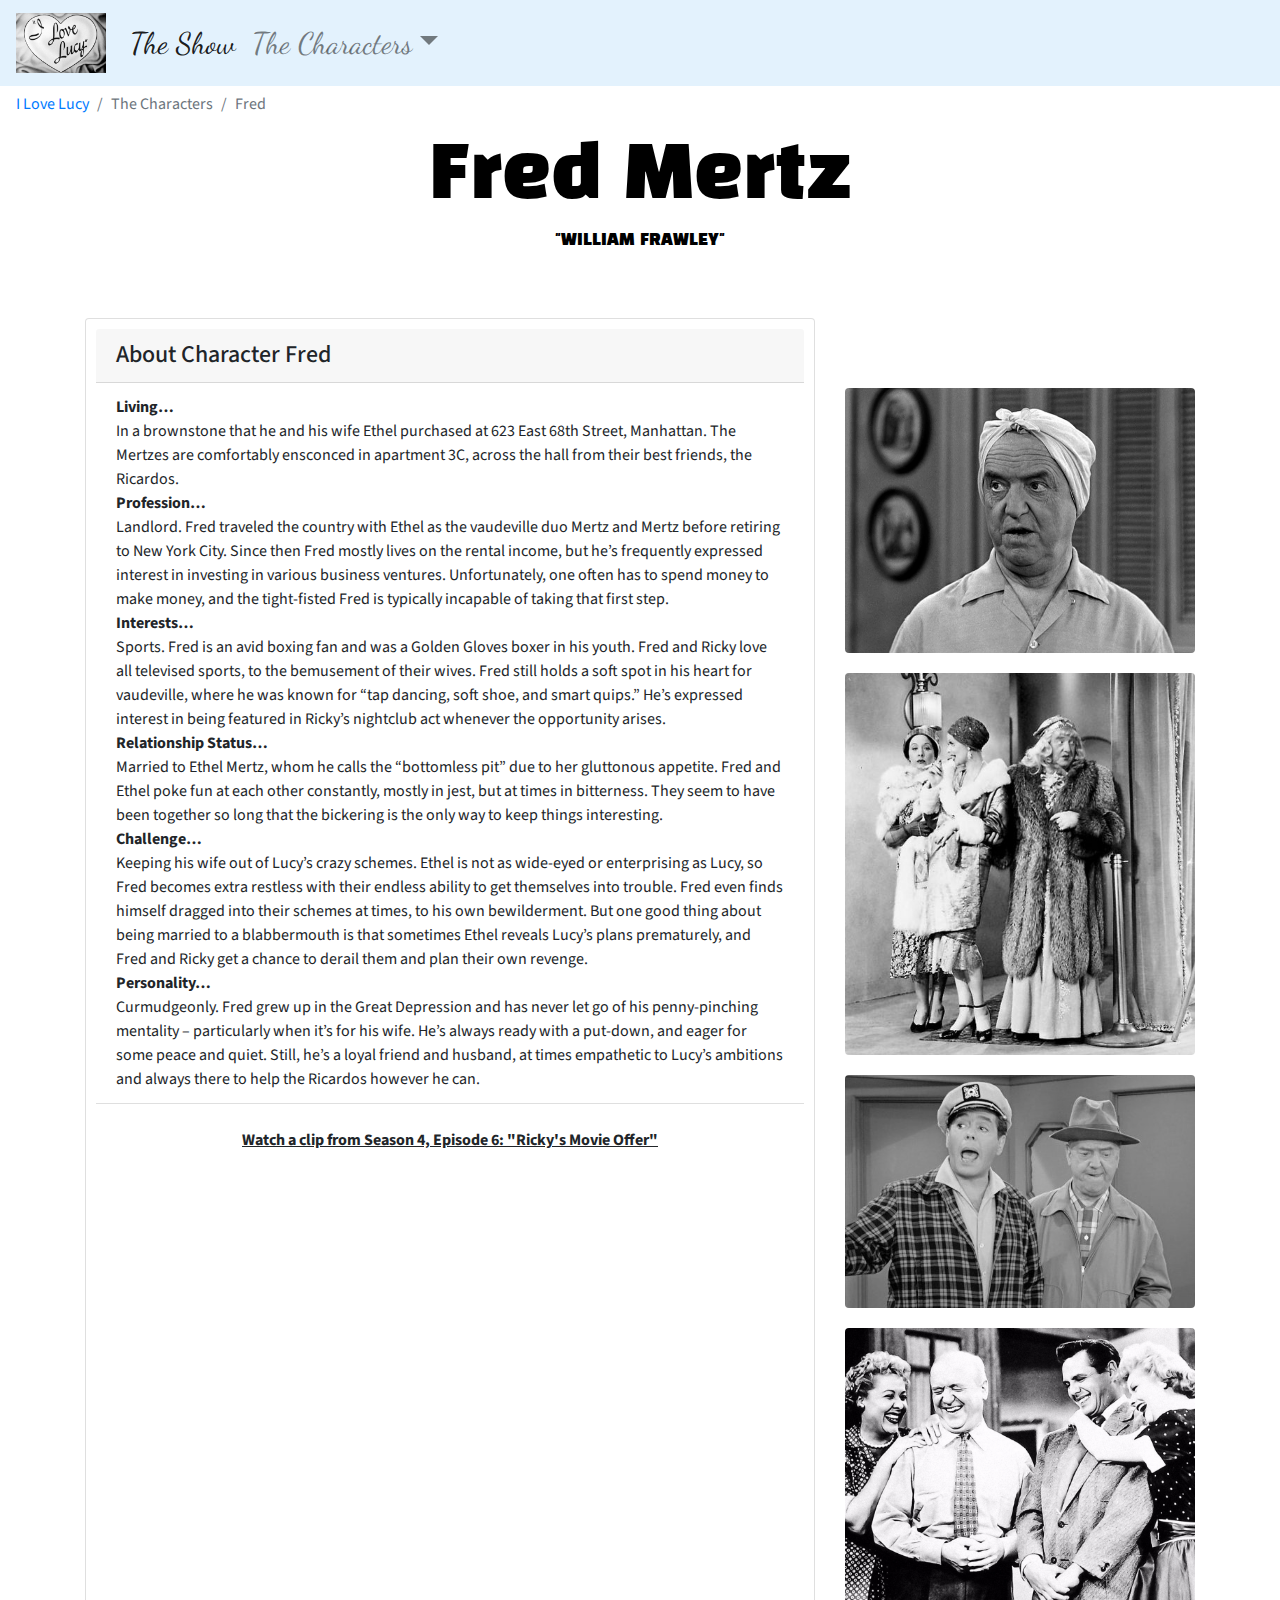
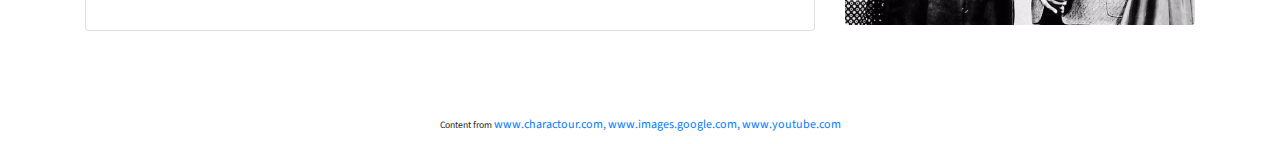
<file: SMAD 308 Lucy/Fred.html>
<!doctype html>
<html lang="en">
<head>
    <!-- Required meta tags -->
    <meta charset="utf-8">
    <meta name="viewport" content="width=device-width, initial-scale=1, shrink-to-fit=no">

    <meta name="description" content="I Love Lucy page describing the background and characters of the 1950's sitcom.">

    <meta name="keywords" content="Lucy, Ilovelucy, Ricky, Ethel, Fred, Theshow, Blackandwhite, 1950s">

    <meta name="author" content="Olivia Sadka">

    <title>Fred</title>

    <!-- Bootstrap v4 -->
    <link rel="stylesheet" href="https://stackpath.bootstrapcdn.com/bootstrap/4.1.3/css/bootstrap.min.css" integrity="sha384-MCw98/SFnGE8fJT3GXwEOngsV7Zt27NXFoaoApmYm81iuXoPkFOJwJ8ERdknLPMO" crossorigin="anonymous">

    <!-- Javascript -->
    <script src="https://stackpath.bootstrapcdn.com/bootstrap/4.1.3/js/bootstrap.min.js" integrity="sha384-ChfqqxuZUCnJSK3+MXmPNIyE6ZbWh2IMqE241rYiqJxyMiZ6OW/JmZQ5stwEULTy" crossorigin="anonymous"></script>

    <!-- CSS/fonts -->
    <link href="css/bootstrap.css" rel="stylesheet" type="text/css" media="screen">
    <link href="css/custom.css" rel="stylesheet" type="text/css" media="screen">
    <link href="https://fonts.googleapis.com/css?family=Dancing+Script" rel="stylesheet">
    <link href="https://fonts.googleapis.com/css?family=Raleway" rel="stylesheet">
    <link href="https://fonts.googleapis.com/css?family=Source+Sans+Pro" rel="stylesheet">
    <link href="https://fonts.googleapis.com/css?family=Black+Han+Sans" rel="stylesheet">

</head>

<body>
 <!--nav bar-->

<nav class="navbar navbar-expand-md navbar-light fixed-top" style="background-color: #e3f2fd;">
      <a class="navbar-brand" href="index.html"><span class="sr-only"></span>
        <img src="images/ilovelucy.jpg" width="90" height="60" class="d-inline-block align-top" alt=""></a>
      <button class="navbar-toggler" type="button" data-toggle="collapse" data-target="#navbarsDefault" aria-controls="navbarsDefault" aria-expanded="false" aria-label="Toggle navigation">
        <span class="navbar-toggler-icon"></span>
      </button>

      <div class="collapse navbar-collapse" id="navbarsDefault">
        <ul class="navbar-nav mr-auto">
          <li class="nav-item active">
            <a class="nav-link" href="TheShow.html">The Show</a>
          </li>
          <li class="breadcrumb-item dropdown">
            <a class="nav-link dropdown-toggle" id="dropdown01" data-toggle="dropdown" aria-haspopup="true" aria-expanded="false">The Characters</a>
            <div class="dropdown-menu" aria-labelledby="dropdown01">
              <a class="dropdown-item" href="Lucy.html">Lucy</a>
              <a class="dropdown-item" href="Ricky.html">Ricky</a>
              <a class="dropdown-item" href="Ethel.html">Ethel</a>
              <a class="dropdown-item" href="Fred.html">Fred</a>
            </div>
          </li>
        </ul>
      </div>
    </nav>

<!-- end nav bar -->

<nav aria-label="breadcrumb">
  <ol class="breadcrumb">
    <li class="breadcrumb-item"><a href="index.html">I Love Lucy</a></li>
    <li class="breadcrumb-item active" aria-current="page">The Characters</li>
    <li class="breadcrumb-item active" aria-current="page">Fred</li>
  </ol>
</nav>

<!-- header -->
<div class="header mx-auto">

    <h1 class="display-3">Fred Mertz</h1>

  <p class="display-7">"WILLIAM FRAWLEY"</p>

</div>
<!-- end header -->

<!-- body copy -->
<div class="container">
<div class="row">
  <div class="col-sm-12 col-lg-8 col-md-8">
    <div class="card">
      <div class="card-body">
        <h4 class="card-header">About Character Fred</h4>
    <ul class="list-group list-group-flush">
    <li class="list-group-item"><b>Living…</b><br> In a brownstone that he and his wife Ethel purchased at 623 East 68th Street, Manhattan. The Mertzes are comfortably ensconced in apartment 3C, across the hall from their best friends, the Ricardos.

<br><b>Profession…</b><br> Landlord. Fred traveled the country with Ethel as the vaudeville duo Mertz and Mertz before retiring to New York City. Since then Fred mostly lives on the rental income, but he’s frequently expressed interest in investing in various business ventures. Unfortunately, one often has to spend money to make money, and the tight-fisted Fred is typically incapable of taking that first step. 

<br><b>Interests…</b><br> Sports. Fred is an avid boxing fan and was a Golden Gloves boxer in his youth. Fred and Ricky love all televised sports, to the bemusement of their wives. Fred still holds a soft spot in his heart for vaudeville, where he was known for “tap dancing, soft shoe, and smart quips.” He’s expressed interest in being featured in Ricky’s nightclub act whenever the opportunity arises.

<br><b>Relationship Status…</b><br> Married to Ethel Mertz, whom he calls the “bottomless pit” due to her gluttonous appetite. Fred and Ethel poke fun at each other constantly, mostly in jest, but at times in bitterness. They seem to have been together so long that the bickering is the only way to keep things interesting. 

<br><b>Challenge…</b><br> Keeping his wife out of Lucy’s crazy schemes. Ethel is not as wide-eyed or enterprising as Lucy, so Fred becomes extra restless with their endless ability to get themselves into trouble. Fred even finds himself dragged into their schemes at times, to his own bewilderment. But one good thing about being married to a blabbermouth is that sometimes Ethel reveals Lucy’s plans prematurely, and Fred and Ricky get a chance to derail them and plan their own revenge.

<br><b>Personality…</b><br> Curmudgeonly. Fred grew up in the Great Depression and has never let go of his penny-pinching mentality – particularly when it’s for his wife. He’s always ready with a put-down, and eager for some peace and quiet. Still, he’s a loyal friend and husband, at times empathetic to Lucy’s ambitions and always there to help the Ricardos however he can.

</li>
</ul>
<br>
<p class="text-center">
<b><u>Watch a clip from Season 4, Episode 6: "Ricky's Movie Offer"</u></b>
</p>
 

      <!-- video -->
<div class="row">
<div class="col">
<div class="video mx-auto">
<div class="embed-responsive embed-responsive-16by9">
<iframe width="560" height="315" src="https://www.youtube.com/embed/PNvYu7WEjp8" allow="accelerometer; autoplay; encrypted-media; gyroscope; picture-in-picture" allowfullscreen></iframe>
</div>
</div>
</div>
</div>
<!-- end video -->

      </div>
    </div>
  </div>

   <div class="col-lg-4 col-md-4">
        <div class="row1">
          <a href="images/fredhair.jpg" data-toggle="lightbox" data-gallery="gallery">
      <img src="images/fredhair.jpg" alt="images/fredhair.jpg" class="img-fluid rounded">
    </a>
  </div>
  <div class="row1">
    <a href="images/freddress.jpg" data-toggle="lightbox" data-gallery="gallery">
      <img src="images/freddress.jpg" alt="images/freddress.jpg" class="img-fluid rounded">
    </a>
  </div>
  <div class="row1">
    <a href="images/fredricky.jpg" data-toggle="lightbox" data-gallery="gallery">
      <img src="images/fredricky.jpg" alt="images/fredricky.jpg" class="img-fluid rounded">
    </a>
      </div>
      <div class="row1">
    <a href="images/fredgroup.jpg" data-toggle="lightbox" data-gallery="gallery">
      <img src="images/fredgroup.jpg" alt="images/fredgroup.jpg" class="img-fluid rounded">
    </a>
      </div>
    </div>
</div>
  </div>
<!-- end body copy -->

<footer class="mx-auto"> <!-- footer -->
      <div class="text-center center-block">
          <small>Content from</small> 

             <a href="https://www.charactour.com/hub/characters/view/Lucy-Ricardo.I-Love-Lucy">www.charactour.com,</a>
            <a href="https://www.google.com/search?q=ethel+mertz&safe=strict&tbm=isch&tbs=rimg:[base64]&tbo=u&sa=X&ved=2ahUKEwjH9emw9uDeAhXoct8KHez3B4EQ9C96BAgBEBs&biw=851&bih=668&dpr=2#imgdii=93g1v_7LUytuJM:&imgrc=D04UNy7u7TnZrM:">www.images.google.com,</a>
            <a href="https://www.youtube.com/embed/PNvYu7WEjp8">www.youtube.com</a>
        </div>
</footer> <!-- end div left footer -->

</body>

<!-- jQuery and Bootstrap links - do not delete! -->
<script src="https://code.jquery.com/jquery-3.2.1.slim.min.js" integrity="sha384-KJ3o2DKtIkvYIK3UENzmM7KCkRr/rE9/Qpg6aAZGJwFDMVNA/GpGFF93hXpG5KkN" crossorigin="anonymous"></script>
<script src="https://cdnjs.cloudflare.com/ajax/libs/popper.js/1.11.0/umd/popper.min.js" integrity="sha384-b/U6ypiBEHpOf/4+1nzFpr53nxSS+GLCkfwBdFNTxtclqqenISfwAzpKaMNFNmj4" crossorigin="anonymous"></script>
<script src="https://maxcdn.bootstrapcdn.com/bootstrap/4.0.0-beta/js/bootstrap.min.js" integrity="sha384-h0AbiXch4ZDo7tp9hKZ4TsHbi047NrKGLO3SEJAg45jXxnGIfYzk4Si90RDIqNm1" crossorigin="anonymous"></script>
<!-- end of do not delete -->

</html>
</file>
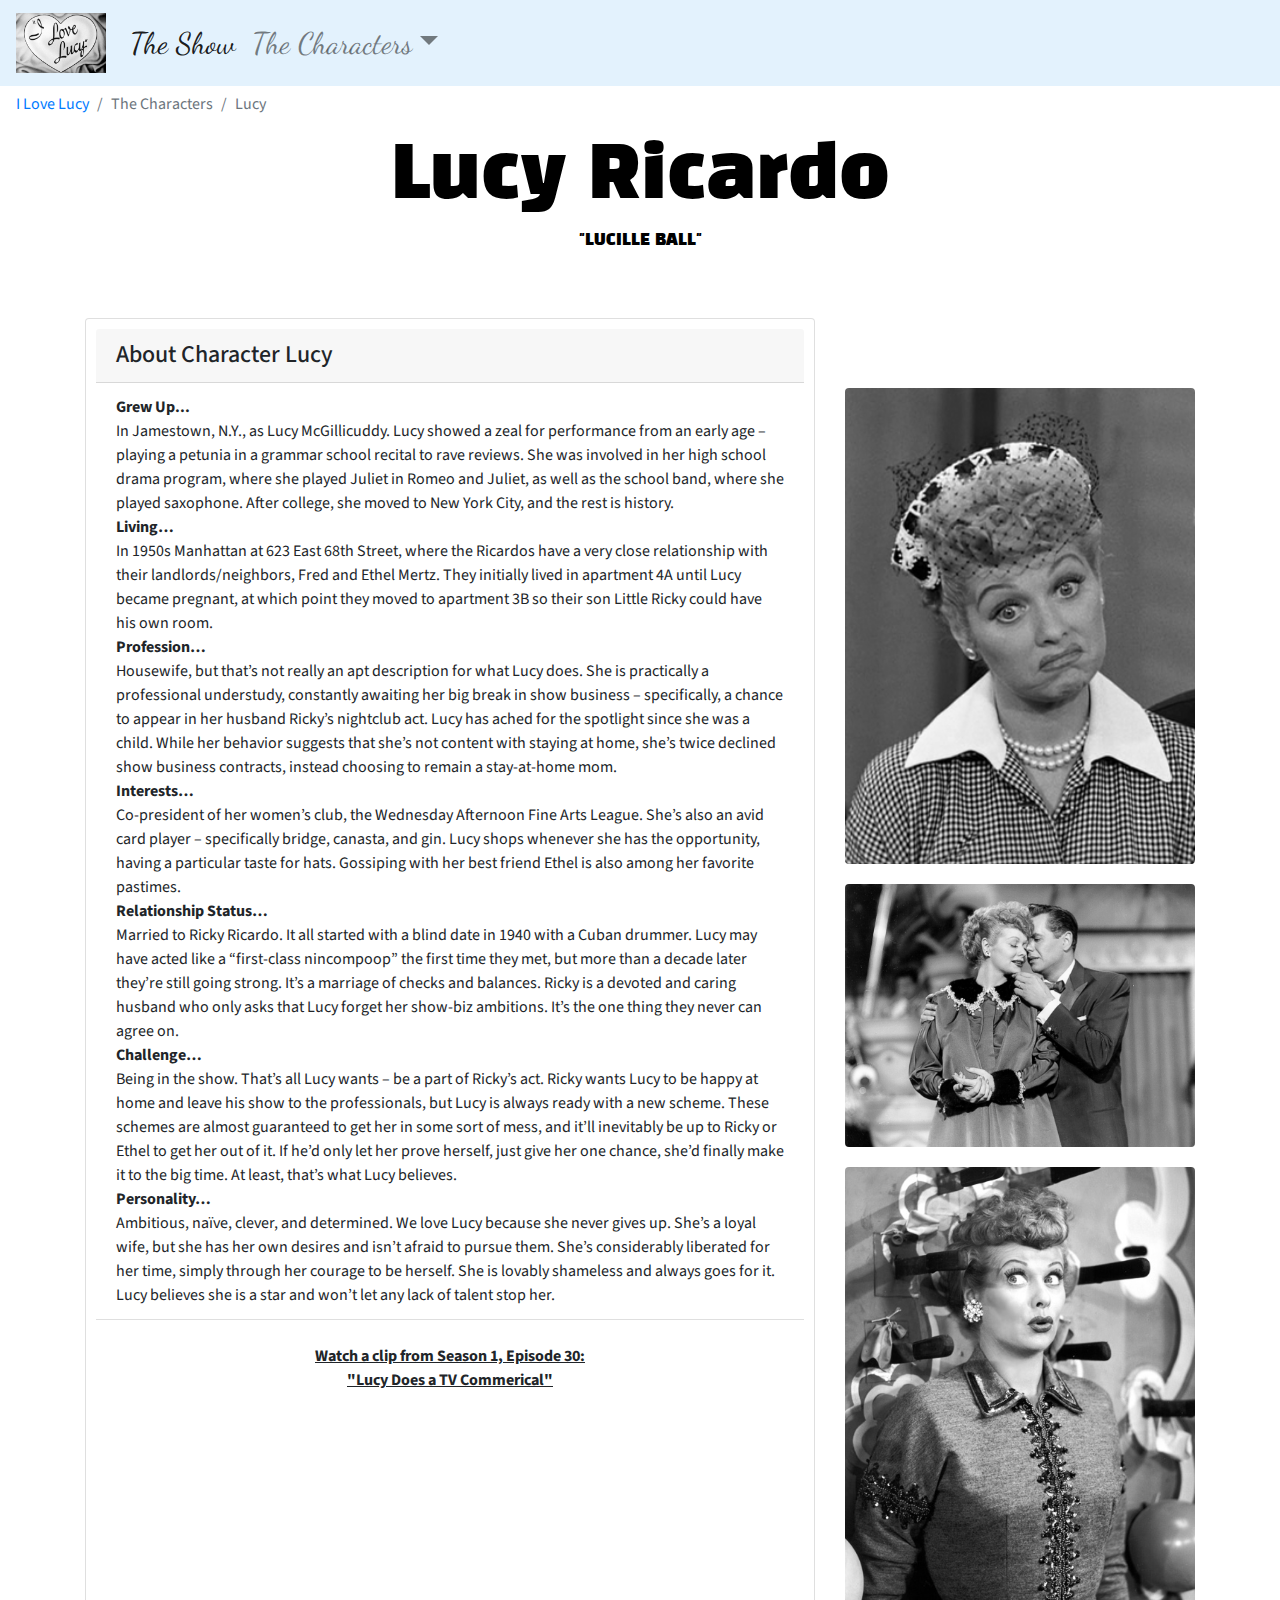
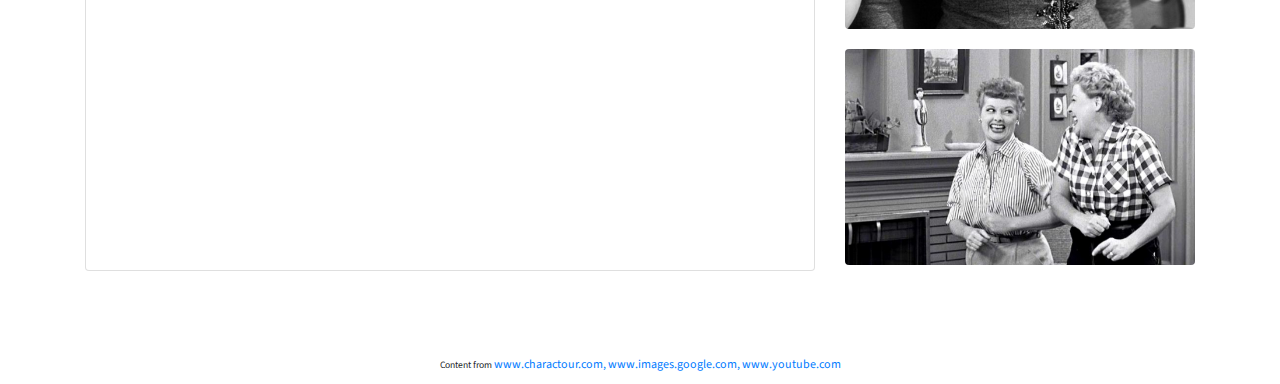
<file: SMAD 308 Lucy/Lucy.html>
<!doctype html>
<html lang="en">
<head>
    <!-- Required meta tags -->
    <meta charset="utf-8">
    <meta name="viewport" content="width=device-width, initial-scale=1, shrink-to-fit=no">

    <meta name="description" content="I Love Lucy page describing the background and characters of the 1950's sitcom.">

    <meta name="keywords" content="Lucy, Ilovelucy, Ricky, Ethel, Fred, Theshow, Blackandwhite, 1950s">

    <meta name="author" content="Olivia Sadka">

    <title>Lucy</title>

    <!-- Bootstrap v4 -->
    <link rel="stylesheet" href="https://stackpath.bootstrapcdn.com/bootstrap/4.1.3/css/bootstrap.min.css" integrity="sha384-MCw98/SFnGE8fJT3GXwEOngsV7Zt27NXFoaoApmYm81iuXoPkFOJwJ8ERdknLPMO" crossorigin="anonymous">

    <!-- Javascript -->
    <script src="https://stackpath.bootstrapcdn.com/bootstrap/4.1.3/js/bootstrap.min.js" integrity="sha384-ChfqqxuZUCnJSK3+MXmPNIyE6ZbWh2IMqE241rYiqJxyMiZ6OW/JmZQ5stwEULTy" crossorigin="anonymous"></script>

    <!-- CSS/fonts -->
    <link href="css/bootstrap.css" rel="stylesheet" type="text/css" media="screen">
    <link href="css/custom.css" rel="stylesheet" type="text/css" media="screen">
    <link href="https://fonts.googleapis.com/css?family=Dancing+Script" rel="stylesheet">
    <link href="https://fonts.googleapis.com/css?family=Source+Sans+Pro" rel="stylesheet">
	<link href="https://fonts.googleapis.com/css?family=Raleway" rel="stylesheet">
	<link href="https://fonts.googleapis.com/css?family=Black+Han+Sans" rel="stylesheet">

</head>

<body>
 <!--nav bar-->

<nav class="navbar navbar-expand-md navbar-light fixed-top" style="background-color: #e3f2fd;">
      <a class="navbar-brand" href="index.html"><span class="sr-only"></span>
        <img src="images/ilovelucy.jpg" width="90" height="60" class="d-inline-block align-top" alt=""></a>
      <button class="navbar-toggler" type="button" data-toggle="collapse" data-target="#navbarsDefault" aria-controls="navbarsDefault" aria-expanded="false" aria-label="Toggle navigation">
        <span class="navbar-toggler-icon"></span>
      </button>

      <div class="collapse navbar-collapse" id="navbarsDefault">
        <ul class="navbar-nav mr-auto">
          <li class="nav-item active">
            <a class="nav-link" href="TheShow.html">The Show</a>
          </li>
          <li class="breadcrumb-item dropdown">
            <a class="nav-link dropdown-toggle" id="dropdown01" data-toggle="dropdown" aria-haspopup="true" aria-expanded="false">The Characters</a>
            <div class="dropdown-menu" aria-labelledby="dropdown01">
              <a class="dropdown-item" href="Lucy.html">Lucy</a>
              <a class="dropdown-item" href="Ricky.html">Ricky</a>
              <a class="dropdown-item" href="Ethel.html">Ethel</a>
              <a class="dropdown-item" href="Fred.html">Fred</a>
            </div>
          </li>
        </ul>
      </div>
    </nav>
<!-- end nav bar -->

<nav aria-label="breadcrumb">
  <ol class="breadcrumb">
    <li class="breadcrumb-item"><a href="index.html">I Love Lucy</a></li>
    <li class="breadcrumb-item active" aria-current="page">The Characters</li>
    <li class="breadcrumb-item active" aria-current="page">Lucy</li>
  </ol>
</nav>

<!-- header -->
<div class="header mx-auto">

    <h1 class="display-3">Lucy Ricardo</h1>

	<p class="display-7">"LUCILLE BALL"</p>

</div>
<!-- end header -->



<!-- body copy -->
<div class="container">
<div class="row">
  <div class="col-sm-12 col-lg-8 col-md-8">
    <div class="card">
      <div class="card-body">
        <h4 class="card-header">About Character Lucy</h4>
        <ul class="list-group list-group-flush">
    <li class="list-group-item"><b>Grew Up...</b><br> In Jamestown, N.Y., as Lucy McGillicuddy. Lucy showed a zeal for performance from an early age – playing a petunia in a grammar school recital to rave reviews. She was involved in her high school drama program, where she played Juliet in Romeo and Juliet, as well as the school band, where she played saxophone. After college, she moved to New York City, and the rest is history.

<br><b>Living…</b><br> In 1950s Manhattan at 623 East 68th Street, where the Ricardos have a very close relationship with their landlords/neighbors, Fred and Ethel Mertz. They initially lived in apartment 4A until Lucy became pregnant, at which point they moved to apartment 3B so their son Little Ricky could have his own room.

<br><b>Profession…</b><br> Housewife, but that’s not really an apt description for what Lucy does. She is practically a professional understudy, constantly awaiting her big break in show business – specifically, a chance to appear in her husband Ricky’s nightclub act. Lucy has ached for the spotlight since she was a child. While her behavior suggests that she’s not content with staying at home, she’s twice declined show business contracts, instead choosing to remain a stay-at-home mom.

<br><b>Interests…</b><br> Co-president of her women’s club, the Wednesday Afternoon Fine Arts League. She’s also an avid card player – specifically bridge, canasta, and gin. Lucy shops whenever she has the opportunity, having a particular taste for hats. Gossiping with her best friend Ethel is also among her favorite pastimes.

<br><b>Relationship Status…</b><br> Married to Ricky Ricardo. It all started with a blind date in 1940 with a Cuban drummer. Lucy may have acted like a “first-class nincompoop” the first time they met, but more than a decade later they’re still going strong. It’s a marriage of checks and balances. Ricky is a devoted and caring husband who only asks that Lucy forget her show-biz ambitions. It’s the one thing they never can agree on.

<br><b>Challenge…</b><br> Being in the show. That’s all Lucy wants – be a part of Ricky’s act. Ricky wants Lucy to be happy at home and leave his show to the professionals, but Lucy is always ready with a new scheme. These schemes are almost guaranteed to get her in some sort of mess, and it’ll inevitably be up to Ricky or Ethel to get her out of it. If he’d only let her prove herself, just give her one chance, she’d finally make it to the big time. At least, that’s what Lucy believes.

<br><b>Personality…</b><br> Ambitious, naïve, clever, and determined. We love Lucy because she never gives up. She’s a loyal wife, but she has her own desires and isn’t afraid to pursue them. She’s considerably liberated for her time, simply through her courage to be herself. She is lovably shameless and always goes for it. Lucy believes she is a star and won’t let any lack of talent stop her.

</li>
</ul>
<br>
<p class="text-center">
<b><u>Watch a clip from Season 1, Episode 30: <br> "Lucy Does a TV Commerical"</u></b></p>

<!-- video -->
<div class="row">
<div class="col">
<div class="video mx-auto">
<div class="embed-responsive embed-responsive-16by9">
<iframe width="560" height="315" src="https://www.youtube.com/embed/KY3eOtJwOhE" allow="accelerometer; autoplay; encrypted-media; gyroscope; picture-in-picture" allowfullscreen></iframe>
</div>
</div>
</div>
</div>
<!-- end video -->
      </div>
    </div>
  </div>

  	<div class="col-lg-4 col-md-4">
        <div class="row1">
          <a href="images/lucyface.png" data-toggle="lightbox" data-gallery="gallery">
      <img src="images/lucyface.png" class="img-fluid rounded mx-auto" alt="images/lucyface.png" style="width: 100%">
    </a>
  </div>
  <div class="row1">
    <a href="images/lucyeyes.jpg" data-toggle="lightbox" data-gallery="gallery">
      <img src="images/lucyeyes.jpg" class="img-fluid rounded mx-auto" alt="images/lucyeyes.jpg">
    </a>
  </div>
  <div class="row1">
    <a href="images/lucyknifes.jpg" data-toggle="lightbox" data-gallery="gallery">
      <img src="images/lucyknifes.jpg" class="img-fluid rounded mx-auto" alt="images/lucyknifes.jpg">
    </a>
  </div>
  <div class="row1">
    <a href="images/lucylaugh.jpg" data-toggle="lightbox" data-gallery="gallery">
      <img src="images/lucylaugh.jpg" class="img-fluid rounded mx-auto" alt="images/lucylaugh.jpg" style="width: 100%">
    </a>
  </div>
       </div>

	</div>
	</div>

<!-- end body copy -->


<footer class="mx-auto"> <!-- footer -->
      <div class="text-center center-block">
          <small>Content from</small> 

             <a href="https://www.charactour.com/hub/characters/view/Lucy-Ricardo.I-Love-Lucy">www.charactour.com,</a>
             <a href="https://www.google.com/search?safe=strict&biw=851&bih=717&tbm=isch&sa=1&ei=aezyW_3oD87n_QbGyaWYBA&q=lucy+ricardo&oq=lucy+ricardo&gs_l=img.3..35i39j0l3j0i67j0l2j0i67j0l2.13944.14557..15868...0.0..0.75.269.4......1....1..gws-wiz-img.......0i7i30.u_ESnNMM6hk">www.images.google.com,</a>
             <a href="https://www.youtube.com/embed/KY3eOtJwOhE">www.youtube.com</a>
        
        </div>
</footer> <!-- end div left footer -->

</body>

<!-- jQuery and Bootstrap links - do not delete! -->
<script src="https://code.jquery.com/jquery-3.2.1.slim.min.js" integrity="sha384-KJ3o2DKtIkvYIK3UENzmM7KCkRr/rE9/Qpg6aAZGJwFDMVNA/GpGFF93hXpG5KkN" crossorigin="anonymous"></script>
<script src="https://cdnjs.cloudflare.com/ajax/libs/popper.js/1.11.0/umd/popper.min.js" integrity="sha384-b/U6ypiBEHpOf/4+1nzFpr53nxSS+GLCkfwBdFNTxtclqqenISfwAzpKaMNFNmj4" crossorigin="anonymous"></script>
<script src="https://maxcdn.bootstrapcdn.com/bootstrap/4.0.0-beta/js/bootstrap.min.js" integrity="sha384-h0AbiXch4ZDo7tp9hKZ4TsHbi047NrKGLO3SEJAg45jXxnGIfYzk4Si90RDIqNm1" crossorigin="anonymous"></script>
<!-- end of do not delete -->

</html>
</file>
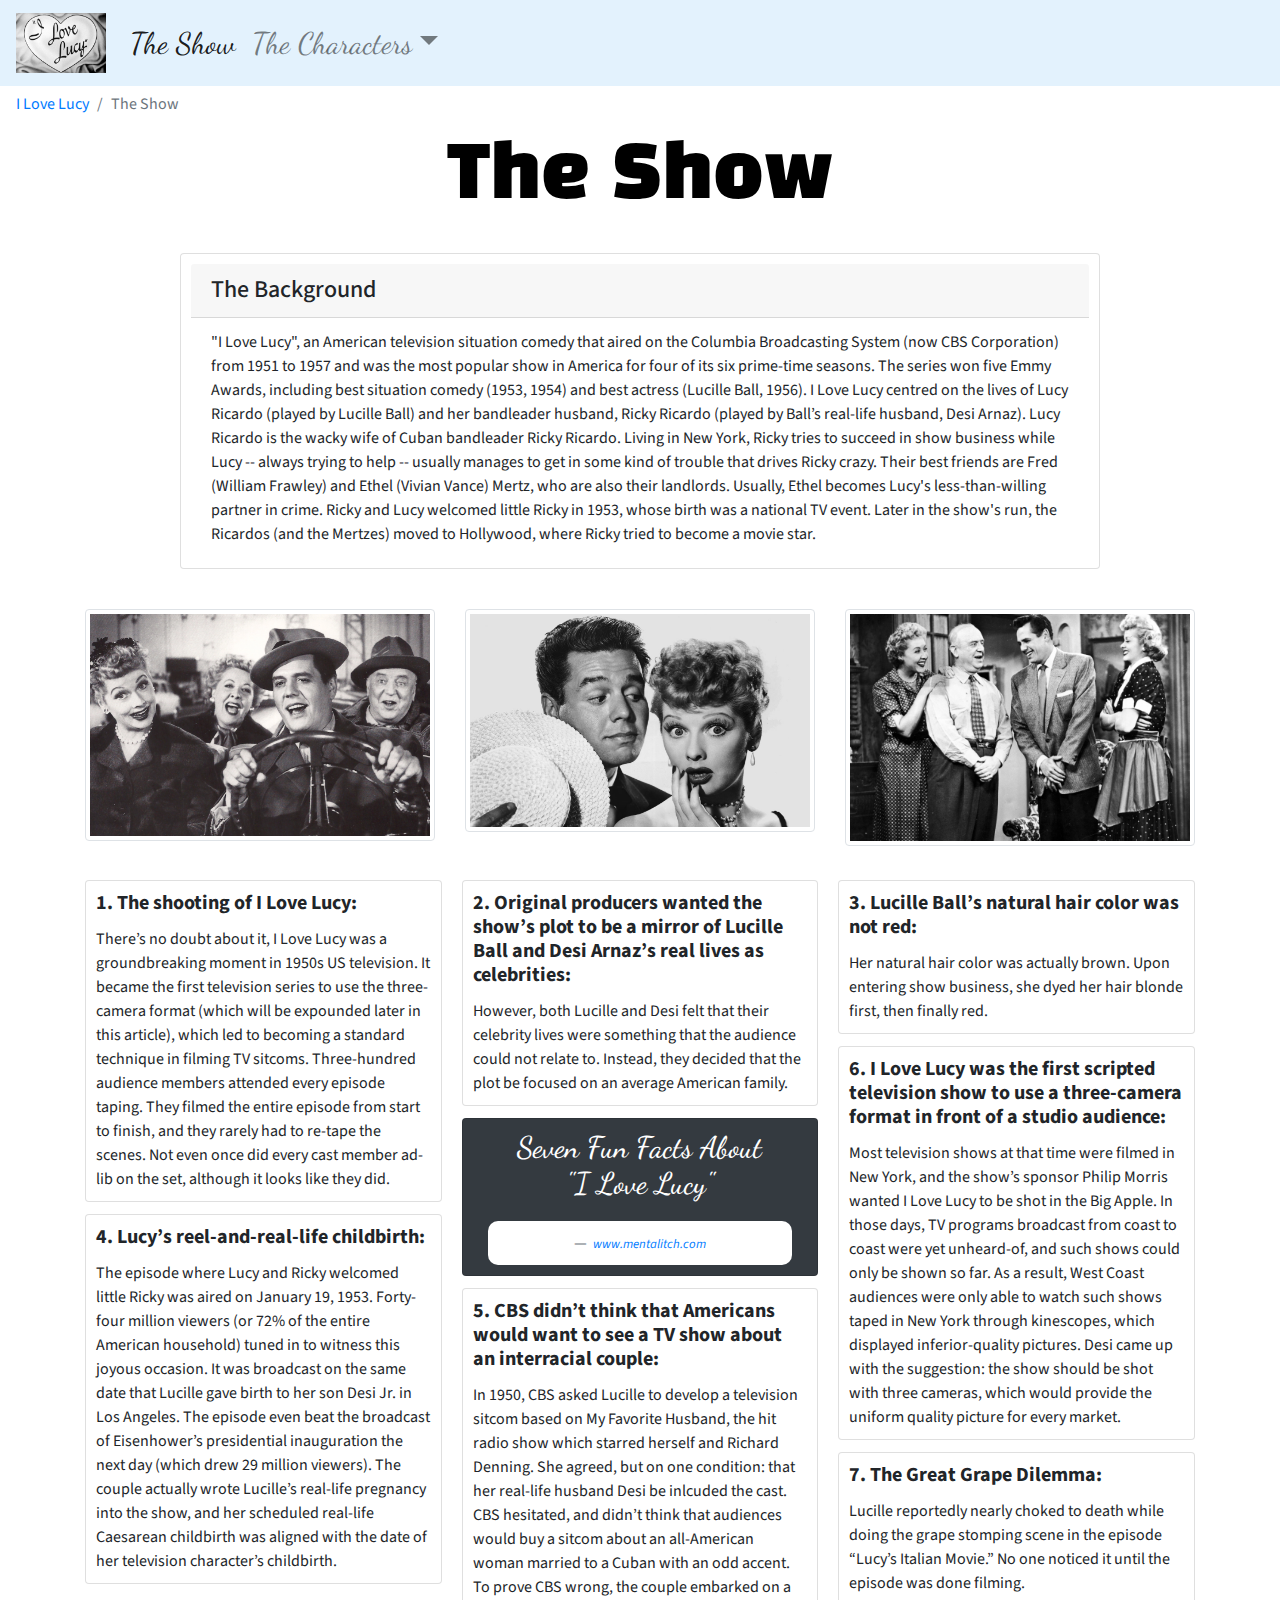
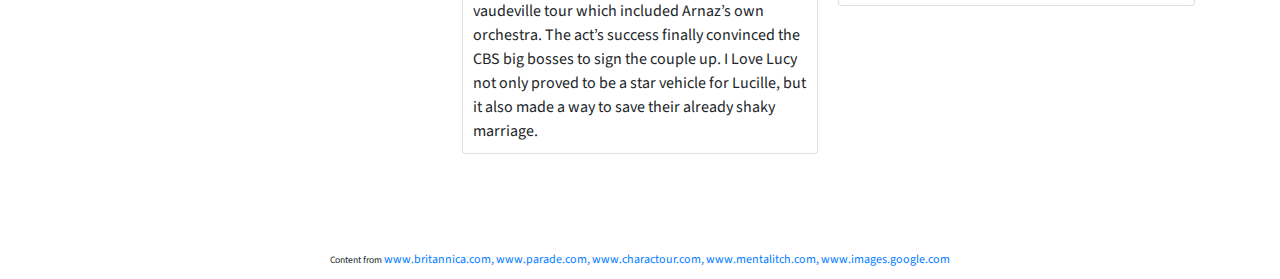
<file: SMAD 308 Lucy/TheShow.html>
<!doctype html>
<html lang="en">
<head>
    <!-- Required meta tags -->
    <meta charset="utf-8">
    <meta name="viewport" content="width=device-width, initial-scale=1, shrink-to-fit=no">

    <meta name="description" content="I Love Lucy page describing the background and characters of the 1950's sitcom.">

    <meta name="keywords" content="Lucy, Ilovelucy, Ricky, Ethel, Fred, Theshow, Blackandwhite, 1950s">

    <meta name="author" content="Olivia Sadka">

    <title>The Show</title>

    <!-- Bootstrap v4 -->
    <link rel="stylesheet" href="https://stackpath.bootstrapcdn.com/bootstrap/4.1.3/css/bootstrap.min.css" integrity="sha384-MCw98/SFnGE8fJT3GXwEOngsV7Zt27NXFoaoApmYm81iuXoPkFOJwJ8ERdknLPMO" crossorigin="anonymous">

    <!-- CSS/font stylesheets -->
    <link href="css/bootstrap.css" rel="stylesheet" type="text/css" media="screen">
    <link href="css/custom.css" rel="stylesheet" type="text/css" media="screen">
    <link href="https://fonts.googleapis.com/css?family=Dancing+Script" rel="stylesheet">
    <link href="https://fonts.googleapis.com/css?family=Source+Sans+Pro" rel="stylesheet">
    <link href="https://fonts.googleapis.com/css?family=Black+Han+Sans" rel="stylesheet">

    <!-- Javascript -->
    <script src="https://stackpath.bootstrapcdn.com/bootstrap/4.1.3/js/bootstrap.min.js" integrity="sha384-ChfqqxuZUCnJSK3+MXmPNIyE6ZbWh2IMqE241rYiqJxyMiZ6OW/JmZQ5stwEULTy" crossorigin="anonymous"></script>

</head>

<body>
  
 <!--nav bar-->

<nav class="navbar navbar-expand-md navbar-light fixed-top" style="background-color: #e3f2fd;">
      <a class="navbar-brand" href="index.html"><span class="sr-only"></span>
        <img src="images/ilovelucy.jpg" width="90" height="60" class="d-inline-block align-top" alt=""></a>
      <button class="navbar-toggler" type="button" data-toggle="collapse" data-target="#navbarsDefault" aria-controls="navbarsDefault" aria-expanded="false" aria-label="Toggle navigation">
        <span class="navbar-toggler-icon"></span>
      </button>

      <div class="collapse navbar-collapse" id="navbarsDefault">
        <ul class="navbar-nav mr-auto">
          <li class="nav-item active">
            <a class="nav-link" href="TheShow.html">The Show</a>
          </li>
          <li class="breadcrumb-item dropdown">
            <a class="nav-link dropdown-toggle" href="https://example.com" id="dropdown01" data-toggle="dropdown" aria-haspopup="true" aria-expanded="false">The Characters</a>
            <div class="dropdown-menu" aria-labelledby="dropdown01">
              <a class="dropdown-item" href="Lucy.html">Lucy</a>
              <a class="dropdown-item" href="Ricky.html">Ricky</a>
              <a class="dropdown-item" href="Ethel.html">Ethel</a>
              <a class="dropdown-item" href="Fred.html">Fred</a>
            </div>
          </li>
        </ul>
      </div>
    </nav>
<!-- end navbar -->

<nav aria-label="breadcrumb">
  <ol class="breadcrumb">
    <li class="breadcrumb-item"><a href="index.html">I Love Lucy</a></li>
    <li class="breadcrumb-item active" aria-current="page">The Show</li>
  </ol>
</nav>

<!-- header -->
<div class="header1 mx-auto">
    <h1 class="display-3">The Show</h1>
</div>
<!-- end header -->

<div class="container">
      <!-- Background and pictures -->
      <div class="row">
        <div class="col-sm-10 mx-auto">
          <div class="card">
      <div class="card-body">
        <h4 class="card-header">The Background</h4>
        <ul class="list-group list-group-flush">
    <li class="list-group-item">"I Love Lucy", an American television situation comedy that aired on the Columbia Broadcasting System (now CBS Corporation) from 1951 to 1957 and was the most popular show in America for four of its six prime-time seasons. The series won five Emmy Awards, including best situation comedy (1953, 1954) and best actress (Lucille Ball, 1956). I Love Lucy centred on the lives of Lucy Ricardo (played by Lucille Ball) and her bandleader husband, Ricky Ricardo (played by Ball’s real-life husband, Desi Arnaz). Lucy Ricardo is the wacky wife of Cuban bandleader Ricky Ricardo. Living in New York, Ricky tries to succeed in show business while Lucy -- always trying to help -- usually manages to get in some kind of trouble that drives Ricky crazy. Their best friends are Fred (William Frawley) and Ethel (Vivian Vance) Mertz, who are also their landlords. Usually, Ethel becomes Lucy's less-than-willing partner in crime. Ricky and Lucy welcomed little Ricky in 1953, whose birth was a national TV event. Later in the show's run, the Ricardos (and the Mertzes) moved to Hollywood, where Ricky tried to become a movie star.</li>
      </ul>
      </div>
    </div>
</div>
<!-- end background -->



<!-- Grid row modals -->
<div class="container1">
<div class="row">

  <!-- Grid column -->
  <div class="col-lg-4 col-md-6 mb-4">

    <!--Modal1: Name-->
    <div class="modal fade" id="modal6" tabindex="-1" role="dialog" aria-hidden="true">
      <div class="modal-dialog modal-lg" role="document">

        <!--Content-->
        <div class="modal-content">

          <!--Body-->
          <div class="modal-body mb-0 p-0">

            <div class="embed-responsive embed-responsive-16by9 z-depth-1-half">
              <img class="embed-responsive-item" src="images/castcar.jpg" alt="images/castcar.jpg">
            </div>

          </div>

</div>
        <!--/.Content-->

      </div>
    </div>
    <!--Modal1: Name-->

    <a><img class="img-fluid z-depth-1 img-thumbnail mx-auto" src="images/castcar.jpg" alt="images/castcar.jpg"
        data-toggle="modal" data-target="#modal6"></a>

  </div>

  <!-- Grid column -->
  <div class="col-lg-4 col-md-6 mb-4">

    <!--Modal2: Name-->
    <div class="modal fade" id="modal1" tabindex="-1" role="dialog" aria-hidden="true">
      <div class="modal-dialog modal-lg" role="document">

        <!--Content-->
        <div class="modal-content">

          <!--Body-->
          <div class="modal-body mb-0 p-0">

            <div class="embed-responsive embed-responsive-16by9 z-depth-1-half">
              <img class="embed-responsive-item" src="images/lucy-ricky.jpg" alt="images/lucy-ricky.jpg">
            </div>

          </div>

</div>
        <!--/.Content-->

      </div>
    </div>
    <!--Modal2: Name-->

    <a><img class="img-fluid z-depth-1 mx-auto img-thumbnail" src="images/lucy-ricky.jpg" alt="images/lucy-ricky.jpg"
        data-toggle="modal" data-target="#modal1"></a>

  </div>
  <!-- Grid column -->

  <!-- Grid column -->
  <div class="col-lg-4 col-md-6 mb-4">

    <!--Modal3: Name-->
    <div class="modal fade" id="modal4" tabindex="-1" role="dialog" aria-hidden="true">
      <div class="modal-dialog modal-lg" role="document">

        <!--Content-->
        <div class="modal-content">

          <!--Body-->
          <div class="modal-body mb-0 p-0">

            <div class="embed-responsive embed-responsive-16by9 z-depth-1-half">
              <img class="embed-responsive-item" src="images/fullcast.jpg" alt="images/fullcast.jpg">
            </div>

          </div>

  </div>
        <!--/.Content-->

      </div>
    </div>
<!--Modal3: Name-->

    <a><img class="img-fluid z-depth-1 mx-auto img-thumbnail" src="images/fullcast.jpg" alt="images/fullcast.jpg"
        data-toggle="modal" data-target="#modal4"></a>

  </div>
</div>
</div>
  <!-- end grid columns modals -->


<!-- fun facts -->
<div class="container">
<div class="card-columns mx-auto">
  <div class="card">
    <div class="card-body">
      <h5 class="card-title"><b>1. The shooting of I Love Lucy:</b></h5>
      <p class="card-text">There’s no doubt about it, I Love Lucy was a groundbreaking moment in 1950s US television. It became the first television series to use the three-camera format (which will be expounded later in this article), which led to becoming a standard technique in filming TV sitcoms. Three-hundred audience members attended every episode taping. They filmed the entire episode from start to finish, and they rarely had to re-tape the scenes. Not even once did every cast member ad-lib on the set, although it looks like they did.</p>
    </div>
  </div>

<div class="card">
    <div class="card-body">
      <h5 class="card-title"><b>4. Lucy’s reel-and-real-life childbirth:</b></h5>
      <p class="card-text">The episode where Lucy and Ricky welcomed little Ricky was aired on January 19, 1953. Forty-four million viewers (or 72% of the entire American household) tuned in to witness this joyous occasion. It was broadcast on the same date that Lucille gave birth to her son Desi Jr. in Los Angeles. The episode even beat the broadcast of Eisenhower’s presidential inauguration the next day (which drew 29 million viewers). The couple actually wrote Lucille’s real-life pregnancy into the show, and her scheduled real-life Caesarean childbirth was aligned with the date of her television character’s childbirth.</p>
    </div>
  </div>

<div class="card">
     <h5 class="card-title"><b>2. Original producers wanted the show’s plot to be a mirror of Lucille Ball and Desi Arnaz’s real lives as celebrities:</b></h5>
      <p class="card-text">However, both Lucille and Desi felt that their celebrity lives were something that the audience could not relate to. Instead, they decided that the plot be focused on an average American family.</p>
  </div>

 <div class="card bg-dark text-white text-center">
    <blockquote class="blockquote mb-0">
      <h3>Seven Fun Facts About <br> "I Love Lucy"</h3>
      <footer class="blockquote-footer">
        <small>
         <cite title="Source Title"> <a href="https://mentalitch.com/i-love-lucy-fun-facts/">www.mentalitch.com</a></cite>
        </small>
      </footer>
    </blockquote>
  </div>

<div class="card">
    <div class="card-body">
      <h5 class="card-title"><b>5. CBS didn’t think that Americans would want to see a TV show about an interracial couple:</b></h5>
      <p class="card-text">In 1950, CBS asked Lucille to develop a television sitcom based on My Favorite Husband, the hit radio show which starred herself and Richard Denning. She agreed, but on one condition: that her real-life husband Desi be inlcuded the cast. CBS hesitated, and didn’t think that audiences would buy a sitcom about an all-American woman married to a Cuban with an odd accent. To prove CBS wrong, the couple embarked on a vaudeville tour which included Arnaz’s own orchestra. The act’s success finally convinced the CBS big bosses to sign the couple up. I Love Lucy not only proved to be a star vehicle for Lucille, but it also made a way to save their already shaky marriage.</p>
    </div>
  </div>

<div class="card">
    <div class="card-body">
      <h5 class="card-title"><b>3. Lucille Ball’s natural hair color was not red:</b></h5>
      <p class="card-text">Her natural hair color was actually brown. Upon entering show business, she dyed her hair blonde first, then finally red.</p>
    </div>
  </div>

 <div class="card">
    <div class="card-body">
      <h5 class="card-title"><b>6. I Love Lucy was the first scripted television show to use a three-camera format in front of a studio audience:</b></h5>
      <p class="card-text">Most television shows at that time were filmed in New York, and the show’s sponsor Philip Morris wanted I Love Lucy to be shot in the Big Apple. In those days, TV programs broadcast from coast to coast were yet unheard-of, and such shows could only be shown so far. As a result, West Coast audiences were only able to watch such shows taped in New York through kinescopes, which displayed inferior-quality pictures. Desi came up with the suggestion: the show should be shot with three cameras, which would provide the uniform quality picture for every market.</p>
    </div>
  </div>

  <div class="card">
   <h5 class="card-title"><b>7. The Great Grape Dilemma:</b></h5>
<p class="card-text">Lucille reportedly nearly choked to death while doing the grape stomping scene in the episode “Lucy’s Italian Movie.” No one noticed it until the episode was done filming.</p>

  </div>
</div>
</div>
</div>
</div>
<!-- end fun facts -->

<!-- footer -->
   <footer class="mx-auto"> 
      <div class="text-center center-block">
          <small>Content from</small> 
            <a href="https://www.britannica.com/topic/I-Love-Lucy">www.britannica.com, </a>
            <a href="https://parade.com/212155/viannguyen/lucille-ball-funniest-i-love-lucy-scenes/">www.parade.com, </a>
             <a href="https://www.charactour.com/hub/characters/view/Lucy-Ricardo.I-Love-Lucy">www.charactour.com,</a>
             <a href="https://mentalitch.com/i-love-lucy-fun-facts/">www.mentalitch.com,</a>
             <a href="https://www.google.com/search?safe=strict&biw=1440&bih=713&tbm=isch&sa=1&ei=Bgb8W56LFfGZ_QahrIiwBg&q=i+love+lucy&oq=i+love+lucy&gs_l=img.3..35i39l2j0i67j0l7.10969.11485..11727...0.0..0.60.296.5......1....1..gws-wiz-img.......0i30j0i8i30j0i24.MuUhgIQa0bU#imgrc=_">www.images.google.com</a>
        
        </div> 
    </footer>
<!-- end div left footer -->

</body>

<!-- jQuery and Bootstrap links - do not delete! -->
<script src="https://code.jquery.com/jquery-3.2.1.slim.min.js" integrity="sha384-KJ3o2DKtIkvYIK3UENzmM7KCkRr/rE9/Qpg6aAZGJwFDMVNA/GpGFF93hXpG5KkN" crossorigin="anonymous"></script>
<script src="https://cdnjs.cloudflare.com/ajax/libs/popper.js/1.11.0/umd/popper.min.js" integrity="sha384-b/U6ypiBEHpOf/4+1nzFpr53nxSS+GLCkfwBdFNTxtclqqenISfwAzpKaMNFNmj4" crossorigin="anonymous"></script>
<script src="https://maxcdn.bootstrapcdn.com/bootstrap/4.0.0-beta/js/bootstrap.min.js" integrity="sha384-h0AbiXch4ZDo7tp9hKZ4TsHbi047NrKGLO3SEJAg45jXxnGIfYzk4Si90RDIqNm1" crossorigin="anonymous"></script>
<!-- end of do not delete -->

</html>
</file>
<file: capstone/css/flaticon.css>
/*
  	Flaticon icon font: Flaticon
  	Creation date: 22/01/2018 09:50
  	*/

@font-face {
  font-family: "Flaticon";
  src: url("../fonts/Flaticon.eot");
  src: url("../fonts/Flaticon.eot?#iefix") format("embedded-opentype"),
       url("../fonts/Flaticon.woff") format("woff"),
       url("../fonts/Flaticon.ttf") format("truetype"),
       url("../fonts/Flaticon.svg#Flaticon") format("svg");
  font-weight: normal;
  font-style: normal;
}

@media screen and (-webkit-min-device-pixel-ratio:0) {
  @font-face {
    font-family: "Flaticon";
    src: url("../fonts/Flaticon.svg#Flaticon") format("svg");
  }
}

[class^="flaticon-"]:before, [class*=" flaticon-"]:before,
[class^="flaticon-"]:after, [class*=" flaticon-"]:after {   
  font-family: Flaticon;
  font-size: 30px;
  font-style: normal;
  margin-left: 0;
}

.flaticon-001-wallet:before { content: "\f100"; }
.flaticon-002-trekking:before { content: "\f101"; }
.flaticon-003-boarding-pass:before { content: "\f102"; }
.flaticon-004-train:before { content: "\f103"; }
.flaticon-005-binoculars:before { content: "\f104"; }
.flaticon-006-swimming-pool:before { content: "\f105"; }
.flaticon-007-sunset:before { content: "\f106"; }
.flaticon-008-sunglasses:before { content: "\f107"; }
.flaticon-009-suitcase:before { content: "\f108"; }
.flaticon-010-goggle:before { content: "\f109"; }
.flaticon-011-restaurant:before { content: "\f10a"; }
.flaticon-012-postcard:before { content: "\f10b"; }
.flaticon-013-adaptor:before { content: "\f10c"; }
.flaticon-014-photo:before { content: "\f10d"; }
.flaticon-015-passport:before { content: "\f10e"; }
.flaticon-016-navigation:before { content: "\f10f"; }
.flaticon-017-mountain:before { content: "\f110"; }
.flaticon-018-map-1:before { content: "\f111"; }
.flaticon-019-limousine:before { content: "\f112"; }
.flaticon-020-landmark:before { content: "\f113"; }
.flaticon-021-resort:before { content: "\f114"; }
.flaticon-022-sign:before { content: "\f115"; }
.flaticon-023-flip-flops:before { content: "\f116"; }
.flaticon-024-map:before { content: "\f117"; }
.flaticon-025-take-off:before { content: "\f118"; }
.flaticon-026-boat:before { content: "\f119"; }
.flaticon-027-compass:before { content: "\f11a"; }
.flaticon-028-cocktail-1:before { content: "\f11b"; }
.flaticon-029-cocktail:before { content: "\f11c"; }
.flaticon-030-credit-card:before { content: "\f11d"; }
.flaticon-031-camera:before { content: "\f11e"; }
.flaticon-032-calendar:before { content: "\f11f"; }
.flaticon-033-island:before { content: "\f120"; }
.flaticon-034-beach:before { content: "\f121"; }
.flaticon-035-around:before { content: "\f122"; }
.flaticon-036-plane:before { content: "\f123"; }
</file>
<file: capstone/css/nice-select.css>
.nice-select {
  -webkit-tap-highlight-color: transparent;
  background-color: #fff;
  border-radius: 5px;
  border: solid 1px #e8e8e8;
  box-sizing: border-box;
  clear: both;
  cursor: pointer;
  display: block;
  float: left;
  font-family: inherit;
  font-size: 14px;
  font-weight: normal;
  height: 42px;
  line-height: 40px;
  outline: none;
  padding-left: 18px;
  padding-right: 30px;
  position: relative;
  text-align: left !important;
  -webkit-transition: all 0.2s ease-in-out;
  transition: all 0.2s ease-in-out;
  -webkit-user-select: none;
     -moz-user-select: none;
      -ms-user-select: none;
          user-select: none;
  white-space: nowrap;
  width: auto; }
  .nice-select:hover {
    border-color: #dbdbdb; }
  .nice-select:active, .nice-select.open, .nice-select:focus {
    border-color: #999; }
  .nice-select:after {
    border-bottom: 2px solid #999;
    border-right: 2px solid #999;
    content: '';
    display: block;
    height: 5px;
    margin-top: -4px;
    pointer-events: none;
    position: absolute;
    right: 12px;
    top: 50%;
    -webkit-transform-origin: 66% 66%;
        -ms-transform-origin: 66% 66%;
            transform-origin: 66% 66%;
    -webkit-transform: rotate(45deg);
        -ms-transform: rotate(45deg);
            transform: rotate(45deg);
    -webkit-transition: all 0.15s ease-in-out;
    transition: all 0.15s ease-in-out;
    width: 5px; }
  .nice-select.open:after {
    -webkit-transform: rotate(-135deg);
        -ms-transform: rotate(-135deg);
            transform: rotate(-135deg); }
  .nice-select.open .list {
    opacity: 1;
    pointer-events: auto;
    -webkit-transform: scale(1) translateY(0);
        -ms-transform: scale(1) translateY(0);
            transform: scale(1) translateY(0); }
  .nice-select.disabled {
    border-color: #ededed;
    color: #999;
    pointer-events: none; }
    .nice-select.disabled:after {
      border-color: #cccccc; }
  .nice-select.wide {
    width: 100%; }
    .nice-select.wide .list {
      left: 0 !important;
      right: 0 !important; }
  .nice-select.right {
    float: right; }
    .nice-select.right .list {
      left: auto;
      right: 0; }
  .nice-select.small {
    font-size: 12px;
    height: 36px;
    line-height: 34px; }
    .nice-select.small:after {
      height: 4px;
      width: 4px; }
    .nice-select.small .option {
      line-height: 34px;
      min-height: 34px; }
  .nice-select .list {
    background-color: #fff;
    border-radius: 5px;
    box-shadow: 0 0 0 1px rgba(68, 68, 68, 0.11);
    box-sizing: border-box;
    margin-top: 4px;
    opacity: 0;
    overflow: hidden;
    padding: 0;
    pointer-events: none;
    position: absolute;
    top: 100%;
    left: 0;
    -webkit-transform-origin: 50% 0;
        -ms-transform-origin: 50% 0;
            transform-origin: 50% 0;
    -webkit-transform: scale(0.75) translateY(-21px);
        -ms-transform: scale(0.75) translateY(-21px);
            transform: scale(0.75) translateY(-21px);
    -webkit-transition: all 0.2s cubic-bezier(0.5, 0, 0, 1.25), opacity 0.15s ease-out;
    transition: all 0.2s cubic-bezier(0.5, 0, 0, 1.25), opacity 0.15s ease-out;
    z-index: 9; }
    .nice-select .list:hover .option:not(:hover) {
      background-color: transparent !important; }
  .nice-select .option {
    cursor: pointer;
    font-weight: 400;
    line-height: 40px;
    list-style: none;
    min-height: 40px;
    outline: none;
    padding-left: 18px;
    padding-right: 29px;
    text-align: left;
    -webkit-transition: all 0.2s;
    transition: all 0.2s; }
    .nice-select .option:hover, .nice-select .option.focus, .nice-select .option.selected.focus {
      background-color: #f6f6f6; }
    .nice-select .option.selected {
      font-weight: bold; }
    .nice-select .option.disabled {
      background-color: transparent;
      color: #999;
      cursor: default; }

.no-csspointerevents .nice-select .list {
  display: none; }

.no-csspointerevents .nice-select.open .list {
  display: block; }
</file>
<file: capstone/css/style.css>
/******************************************************************
    Template Name: Local Direction
    Description: Local Direction HTML Template
    Author: Colorlib
    Author URI: https://www.colorlib.com
    Version: 1.0
    Created: Colorlib
******************************************************************/

/*------------------------------------------------------------------
[Table of contents]

1.  Template default CSS
	1.1	Variables
	1.2	Mixins
	1.3	Flexbox
	1.4	Reset
2.  Helper Css
3.  Header Section
4.  Hero Section
5.  Testimonial Section - noo
6.  Categories Section - no
7.  How It Works Section - no
8.  App Section - no
9.  Footer - no
10. Other Pages Style -no

-------------------------------------------------------------------*/


/*----------------------------------------*/
/* Template default CSS
/*----------------------------------------*/

html,
body {
	height: 100%;
	font-family: "Lato", sans-serif;
	-webkit-font-smoothing: antialiased;
	font-smoothing: antialiased;
	background: none;
}

h1,
h2,
h3,
h4,
h5,
h6 {
	margin: 0;
	color: #111111;
	font-weight: 400;
	font-family: "Lato", sans-serif;
}

h1 {
	font-size: 70px;
}

h2 {
	font-size: 36px;
}

h3 {
	font-size: 30px;
}

h4 {
	font-size: 24px;
}

h5 {
	font-size: 18px;
}

h6 {
	font-size: 16px;
}

p {
	font-size: 14px;
	color: #222222;
	font-family: "Lato", sans-serif;
	font-weight: 400;
	line-height: 30px;
	margin: 0 0 15px 0;
}

img {
	max-width: 100%;
}

input:focus,
select:focus,
button:focus,
textarea:focus {
	outline: none;
}

a:hover,
a:focus {
	text-decoration: none;
	outline: none;
	
}

ul,
ol {
	padding: 0;
	margin: 0;
}

[class^=flaticon-]:before,
[class*=" flaticon-"]:before,
[class^=flaticon-]:after,
[class*=" flaticon-"]:after {
	font-family: Flaticon;
	font-size: 91px;
	font-style: normal;
}

/*---------------------
  Helper CSS
-----------------------*/

.section-title {
	margin-bottom: 65px;
}

.section-title h2 {
	color: #242424;
	font-size: 48px;
	font-weight: 700;
}

.section-title p {
	color: #787878;
	font-size: 18px;
	letter-spacing: 0.2px;
}

.home-title {
	margin-bottom: 40px;
	text-align: center;
}

.home-title span {
	display: inline-block;
	font-size: 12px;
	font-weight: 700;
	color: #1d1d1d;
	text-transform: uppercase;
	letter-spacing: 2px;
	position: relative;
	margin-bottom: 34px;
}

.home-title span:before {
	position: absolute;
	left: 0;
	top: -6px;
	width: 100%;
	height: 2px;
	background: #1d1d1d;
	content: "";
}

.home-title span:after {
	position: absolute;
	right: 0;
	bottom: -6px;
	width: 100%;
	height: 2px;
	background: #1d1d1d;
	content: "";
}

.home-title h2 {
	color: #464646;
	font-size: 36px;
	font-weight: 700;
	line-height: 52px;
}

.set-bg {
	background-repeat: no-repeat;
	background-size: cover;
	background-position: top center;
}

.spad {
	padding-top: 100px;
	padding-bottom: 100px;
}

.text-white h1,
.text-white h2,
.text-white h3,
.text-white h4,
.text-white h5,
.text-white h6,
.text-white p,
.text-white span,
.text-white li,
.text-white a {
	color: #fff;
}


/* Preloder */

#preloder {
	position: fixed;
	width: 100%;
	height: 100%;
	top: 0;
	left: 0;
	z-index: 999999;
	background: #000;
}

.loader {
	width: 40px;
	height: 40px;
	position: absolute;
	top: 50%;
	left: 50%;
	margin-top: -13px;
	margin-left: -13px;
	border-radius: 60px;
	animation: loader 0.8s linear infinite;
	-webkit-animation: loader 0.8s linear infinite;
}

@keyframes loader {
	0% {
		-webkit-transform: rotate(0deg);
		transform: rotate(0deg);
		border: 4px solid #f44336;
		border-left-color: transparent;
	}
	50% {
		-webkit-transform: rotate(180deg);
		transform: rotate(180deg);
		border: 4px solid #673ab7;
		border-left-color: transparent;
	}
	100% {
		-webkit-transform: rotate(360deg);
		transform: rotate(360deg);
		border: 4px solid #f44336;
		border-left-color: transparent;
	}
}

@-webkit-keyframes loader {
	0% {
		-webkit-transform: rotate(0deg);
		border: 4px solid #f44336;
		border-left-color: transparent;
	}
	50% {
		-webkit-transform: rotate(180deg);
		border: 4px solid #673ab7;
		border-left-color: transparent;
	}
	100% {
		-webkit-transform: rotate(360deg);
		border: 4px solid #f44336;
		border-left-color: transparent;
	}
}

.elements-section {
	padding-top: 100px;
}

.el-title {
	margin-bottom: 75px;
}

.element {
	margin-bottom: 100px;
}

.element:last-child {
	margin-bottom: 0;
}

/*---------------------
  Header
-----------------------*/



.header-section {
	height: 110px;
	padding: 32px 0 31px 0px;
	position: absolute;
	z-index: 1;
	width: 100%;
    text-decoration: none;
}

.header-section.listings:after {
	opacity: 0.79;
}

.header-section:after {
	position: absolute;
	left: 0;
	top: 0;
	height: 100%;
	width: 100%;
	background: white;
	content: "";
	opacity: 0.85;
	z-index: -1;
}

.header-section .logo {
	float: left;
    padding-top: 0px;
	margin-right: 115px;
    padding-left: 15px;
}

.header-section .logo a {
	display: inline-block;
    margin-bottom: 20px;
    
}

/* nav bar */

.header-section .main-menu {
	float: left;
}

.header-section .main-menu ul li {
	display: inline-block;
	list-style: none;
	margin-right: 55px;
}

.header-section .main-menu ul li.active a {
	color: #248789;
}

.header-section .main-menu ul li a {
    color: #250d0d;
	display: inline-block;
	font-size: 20px;
	font-weight: bold;
	line-height: 42px;
	-webkit-transition: all 0.2s;
	-webkit-transition: 0.2s;
	transition: 0.2s;
}

.header-section .main-menu ul li a:hover {
	color: #248789;
}

.account-button {
    font-size: 18px;
    font-weight: bold;
    text-decoration: none;
    border: #d36329 3px solid;
    color: #d36329;
    padding: 10px 20px;
    border-radius: 10px;
    position: relative;
    float: right;
    display: inline-block;
}

.account-button a {
    
    color: #d36329;
}
.account-button a: hover {
    color: #248789;
}

.header-section .header-right {
	float: right;
}


.slicknav_menu {
	display: none;
}

/*---------------------
  Hero Section
-----------------------*/

.color-overlay {
    width: 100%;
    height: 100%;
    background: #000;
    opacity: 0.3;
    position: absolute;
}

#showcase {
    background-image: url(../img/truck-hero.jpg);
    background-size: cover;
    background-position: center;
    height: 720px;
    display: flex;
    position: relative;
    flex-direction: column;
    justify-content: center;
    align-items: center;
    text-align: center;
    line-height: 1.2;
    padding: 0 20px;
}

.hero-icon-container {
    
    text-align: center;
    margin-left: auto;
    margin-right: auto;
}

.hero-icon-container h4 {
    color: #250f0f;
    font-weight: bold;
    padding: 10px;
    margin-top: 15px;
    border-radius: 20px;
    background-color: white;
}

.hero-icon-container h4:hover {
    
    color: #248789;
}



/* -------------------------------- Responsive Media Styles ----------------------------------*/

@media only screen and (min-width: 1350px) and (max-width: 1920px) {
	.header-section .logo {
		margin-right: 180px;
	}
}

@media only screen and (min-width: 1200px) and (max-width: 1300px) {
	.header-section .logo {
		margin-right: 90px;
	}
	.header-section .main-menu ul li {
		margin-right: 40px;
	}
}

/* Medium Device : 992px */

@media only screen and (min-width: 992px) and (max-width: 1199px) {
	.header-section .logo {
		margin-right: 60px;
	}
	.header-section .main-menu ul li {
		margin-right: 20px;
	}
	.header-section .main-menu ul li a {
		font-size: 18px;
		line-height: 46px;
	}
	.header-section .header-right .acount-button a {
		font-size: 18px;
	}
	.header-right .primary-btn {
		padding: 11px 20px 15px;
	}
	.header-section .main-menu ul li:last-child {
		margin-right: 0;
	}
	.filter-search button {
		padding: 13px 50px;
	}
	.trend-item {
		text-align: center;
		padding: 18px 0 18px 0;
	}
	.trend-item .trend-pic {
		margin-left: 0;
		margin-right: 0;
	}
	.trend-item .trend-text {
		float: none;
		display: block;
	}
	.testimonial-item .owl-nav button[type=button] {
		left: -115px;
	}
	.testimonial-item .owl-nav button[type=button].owl-next {
		right: -115px;
	}
	.work-section {
		margin: 0;
	}
	.search-filter .filter-search button {
		padding: 13px 50px;
	}
	.howitworks-section:after {
		display: none;
	}
	.categories-item .categories-text {
		margin-right: 22px;
	}
	.categories-left,
	.categories-right {
		width: 100%;
		float: none;
		padding: 0;
	}
	.footer-section .footer-widget .single-blog .blog-pic {
		display: inline-block;
	}
	.footer-section .footer-widget .single-blog .blog-text {
		display: block;
		margin-left: 0;
	}
}

/* Tablet Device : 768px */

@media only screen and (min-width: 768px) and (max-width: 991px) {
	.header-section .logo {
		max-width: 130px;
		margin-right: 20px;
		padding-top: 8px;
	}
	.header-section .main-menu ul li {
		margin-right: 10px;
	}
	.header-section .main-menu ul li a {
		font-size: 16px;
		line-height: 46px;
	}
	.header-section .header-right .account-button {
		margin-right: 5px;
	}
	.header-section .header-right .account-button a {
		font-size: 16px;
	}
	.header-right .primary-btn {
		padding: 10px;
		font-size: 18px;
	}
	.filter-left {
		margin-bottom: 40px;
	}
	.trend-item .trend-pic {
		float: left;
	}
	.trend-item .trend-text {
		float: none;
		display: block;
	}
	.categories-left,
	.categories-right {
		width: 100%;
		float: none;
		padding: 0;
	}
	.map img {
		left: 280px;
	}
	.filter-search button {
		padding: 13px 30px;
	}
	.search-filter .filter-search button {
		padding: 13px 30px;
	}
	.about-intro .intro-text {
		margin-bottom: 30px;
	}
	.about-right {
		padding-bottom: 40px;
	}
	.intro-share {
		text-align: left;
	}
	.howitworks-section:after {
		display: none;
	}
	.howit-img {
		margin-bottom: 50px;
		margin-top: 0;
	}
	.work-section {
		background-image: none !important;
		background-color: #248789;
	}
	.testimonial-item .owl-nav button[type=button] {
		left: -62px;
	}
	.testimonial-item .owl-nav button[type=button].owl-next {
		right: -62px;
	}
	.app-text {
		padding-top: 50px;
	}
	.copyright {
		text-align: center;
		padding-bottom: 20px;
	}
	.about-right .contact-info {
		padding-top: 0;
	}
}

/* Large Mobile : 480px */

@media only screen and (max-width: 767px) {
	.header-section .logo {
		margin-right: 0;
	}
	.header-section .main-menu {
		display: none;
	}
	.header-section .header-right {
		display: none;
	}
	.header-section .header-right-warp .header-right {
		display: block;
		float: none;
		padding: 10px 25px 5px;
	}
	.header-section .header-right-warp .header-right .account-button {
		display: block;
		padding: 10px 0;
	}
	.header-section .header-right-warp .header-right .account-button a {
		padding: 0;
	}
	.header-section .header-right-warp .header-right .primary-btn {
		display: inline-block;
	}
	.header-section .header-right-warp .header-right .primary-btn:hover {
		background: white;
		color: #248789;
	}
	.slicknav_menu {
		display: block;
		background: transparent;
	}
	.slicknav_nav {
		background: #222;
		position: absolute;
		width: 100%;
		top: 87px;
		left: 0;
		padding-bottom: 10px;
	}
	.slicknav_nav ul {
		margin: 0 0 0 0;
	}
	.slicknav_nav .slicknav_row,
	.slicknav_nav a {
		padding: 12px 25px;
		margin: 0;
	}
	.slicknav_nav a:hover {
		border-radius: 0;
		background: transparent;
		color: #248789;
	}
	.slicknav_btn {
		margin: 0;
		border-radius: 0;
		background-color: transparent;
	}
	.slicknav_menu .slicknav_menutxt {
		display: none;
	}
	.slicknav_menu .slicknav_icon-bar {
		width: 25px;
		height: 3px;
	}
	.testimonial-item.owl-carousel.owl-loaded.owl-drag {
		padding-bottom: 20px;
	}
	.filter-search .category-search {
		width: 100%;
		margin-bottom: 30px;
	}
	.filter-search .category-search .nice-select {
		width: 100%;
	}
	.filter-search .location-search {
		width: 100%;
		margin-bottom: 30px;
	}
	.filter-search .location-search .nice-select {
		width: 100%;
	}
	.filter-search button {
		position: relative;
		right: 0;
		top: 0;
		padding: 13px 45px;
	}
	.trend-item {
		text-align: center;
		padding: 45px 0 18px 0;
	}
	.trend-item .trend-pic {
		margin-left: 0;
		margin-right: 0;
	}
	.trend-item .trend-text {
		float: none;
		display: block;
	}
	.work-section {
		margin: 0;
		background-image: none !important;
		background-color: #248789;
	}
	.categories-left,
	.categories-right {
		width: 100%;
		float: none;
		padding: 0;
	}
	.categories-item {
		height: 500px;
	}
	.categories-item.large-img {
		height: 500px;
	}
	.categories-item.large-img .img-hover {
		-webkit-transform: translateY(25px);
		transform: translateY(25px);
	}
	.testimonial-item .owl-nav button[type=button] {
		left: -55px;
	}
	.testimonial-item .owl-nav button[type=button].owl-next {
		right: -55px;
	}
	.app-text {
		padding-top: 50px;
	}
	.copyright {
		text-align: center;
		padding-bottom: 20px;
	}
	.footer-menu a {
		margin-left: 15px;
	}
	.footer-section .newslatter-form input {
		margin-bottom: 20px;
	}
	.footer-section .newslatter-form button {
		position: relative;
		width: 292px;
		height: 66px;
	}
	.map img {
		left: 140px;
	}
	.search-filter .filter-search .category-search {
		width: 100%;
		margin-bottom: 30px;
	}
	.search-filter .filter-search .category-search .nice-select {
		width: 100%;
	}
	.search-filter .filter-search .location-search .nice-select {
		width: 100%;
	}
	.search-filter .filter-search .location-search {
		width: 100%;
		margin-bottom: 30px;
	}
	.search-filter .filter-search button {
		position: relative;
		right: 0;
		top: 0;
		padding: 13px 45px;
	}
	.about-intro .rating {
		position: relative;
		top: 0;
	}
	.about-intro .intro-text {
		margin-left: 0;
		margin-bottom: 30px;
	}
	.intro-share {
		text-align: left;
	}
	.intro-share .share-btn a {
		margin-right: 14px;
		margin-left: 0;
	}
	.about-right .contact-info {
		padding-top: 0;
	}
	.about-right {
		padding-bottom: 40px;
	}
	.howitworks-section:after {
		display: none;
	}
	.howit-img {
		margin-bottom: 50px;
		margin-top: 0;
	}
}

/* Small Mobile : 320px */

@media (max-width: 479px) {
	.categories-item .categories-text {
		padding: 30px 15px 30px 48px;
	}
	.filter-search {
		padding: 25px 20px 38px;
	}
	.single-work-item .number {
		float: none;
	}
	.single-work-item .work-text {
		margin-left: 0;
	}
	.blog-item .blog-pic .blog-absolute {
		padding-top: 6px;
		padding-bottom: 8px;
	}
	.blog-item .blog-pic .blog-absolute span {
		display: inline-block;
	}
	.testimonial-section {
		margin: 0;
	}
	.testimonial-item .owl-nav {
		padding: 50px 0 100px;
		text-align: center;
	}
	.testimonial-item .owl-nav button[type=button] {
		left: 0;
		top: 0;
		-webkit-transform: none;
		transform: none;
		position: relative;
		margin: 0 5px;
	}
	.testimonial-item .owl-nav button[type=button].owl-next {
		right: 0;
	}
	.app-section .app-text ul li {
		padding: 10px 20px;
	}
	.footer-section .newslatter-form button {
		max-width: 292px;
		width: 100%;
	}
	.categories-section {
		margin: 0;
	}
	.categories-item {
		padding: 15px;
	}
	.categories-item .categories-text {
		padding: 15px;
	}
	.about-intro .intro-text h2,
	.contact-section .cs-info h2 {
		font-size: 34px;
	}
	.about-right .contact-info .contact-text,
	.about-right .working-hours {
		padding: 20px 15px;
	}
	.intro-share .share-icon a {
		margin-bottom: 5px;
	}
	.howit-img.last-img {
		margin-left: 0;
	}
}
</file>
<file: SMAD 308 Lucy/css/custom.css>
@charset "UTF-8";

.row {

	margin-top: 100px;
	margin-bottom: 55px;
	align-content: center;
	float: center;
}

.col {

	margin-top: -70px;
	margin-bottom: -75px;
}

.row1 {

	margin-top: 20px;

}

.col-sm-4 {

	margin-top: -170px;
}

.container {

	align-content: center;
	margin: auto;
}


.row2 {

	margin-top: 100px;
	margin-bottom: 25px;
	position: relative;
	align-content: center;
	border-radius: round;
 	float: center;

}

.container2 {

	align-content: bottom;
	padding: 15px;
	margin-top: -55px;
	align-content: center;
	float: center;

}

.home {

	text-align: center;
	margin-top: 115px;
	color: black;
	font-family: 'Black Han Sans', sans-serif;
	background-color: white;
	border-radius: 10px;
	max-width: 900px;
	position: relative;

}

.jumbotron {

	background-color: #e3f2fd;
	margin-bottom: 690px;
	position: relative;
	border-radius: 10px;
	align-content: center;
	max-width: 900px;

}

.navbar {

	font-family: 'Dancing Script', cursive;
	font-size: 30px;
}

.breadcrumb{

	margin-top: 80px;
	background-color: white;

}

body {

	font-family: 'Source Sans Pro', sans-serif;
}

.carousel-caption.d-md-block {

	margin-bottom: -47px;
	color: white;
	font-family: 'Source Sans Pro', sans-serif;
	font-style: bold;
	text-decoration: bold;
	text-shadow: 2px 2px black;

}

.carousel {

	align-content: center;
	width: 100%;
	position: relative;
	margin-top: 135px;
}

.btn {

	color: black;
	background-color: lightblue;
	border: black;
	border-style: solid;
	border-radius: round;
}

.header {

	text-align: center;
	margin-bottom: 0;
	padding-bottom: 0;
	color: black;
	font-family: 'Black Han Sans', sans-serif;
	background-color: white;
	border-radius: 10px;
	max-width: 900px;
	position: relative;

}

.header1 {

	text-align: center;
	margin-bottom: 0;
	padding-bottom: 0;
	color: black;
	font-family: 'Black Han Sans', sans-serif;
	background-color: white;
	border-radius: 10px;
	max-width: 900px;
	position: relative;
	margin-bottom: -25px;

}

header video {
  position: fixed;
  top: 50%;
  left: 50%;
  min-width: 100%;
  min-height: 100%;
  width: auto;
  height: auto;
  z-index: -1;
  -ms-transform: translateX(-50%) translateY(-50%);
  -moz-transform: translateX(-50%) translateY(-50%);
  -webkit-transform: translateX(-50%) translateY(-50%);
  transform: translateX(-50%) translateY(-50%);
}

header .overlay {
  position: fixed;
  top: 0;
  left: 0;
  height: 100%;
  width: 100%;
  background-color: black;
  opacity: 0.5;
  z-index: -1;
}

footer {

	padding: 10px;
	margin-top: 20px;
	margin-left: 15px;
	margin-right: 15px;
	position: relative;
	background-color: white;
	border-radius: 10px;
	font-size: 12px;
	max-width: 900px

}

.display-3 {

	margin-top: -10px;

}

.card-body {

	align-items: center; 
	content: center;
}

.card {

	padding: 10px;

}

.col-sm-12 {

	margin-top: -50px;
}

.col-sm-10 {

	margin-top: -50px;
}

.card-body {

	padding: 0;

}

.card-columns {

	margin-top: -60px;

}

.video {

	content: center;
	width: 100%;
	margin-bottom: 60px;
}

.container1 {

	margin-top: -75px;
	padding: 15px;
}

h3 {

	font-family: 'Dancing Script', cursive;
	font-size: 30px;
}
</file>
<file: smad308_lucy_website/css/custom.css>
@charset "UTF-8";

.row {

	margin-top: 100px;
	margin-bottom: 55px;
	align-content: center;
	float: center;
}

.col {

	margin-top: -70px;
	margin-bottom: -75px;
}

.row1 {

	margin-top: 20px;

}

.col-sm-4 {

	margin-top: -170px;
}

.container {

	align-content: center;
	margin: auto;
}


.row2 {

	margin-top: 100px;
	margin-bottom: 25px;
	position: relative;
	align-content: center;
	border-radius: round;
 	float: center;

}

.container2 {

	align-content: bottom;
	padding: 15px;
	margin-top: -55px;
	align-content: center;
	float: center;

}

.home {

	text-align: center;
	margin-top: 115px;
	color: black;
	font-family: 'Black Han Sans', sans-serif;
	background-color: white;
	border-radius: 10px;
	max-width: 900px;
	position: relative;

}

.jumbotron {

	background-color: #e3f2fd;
	margin-bottom: 690px;
	position: relative;
	border-radius: 10px;
	align-content: center;
	max-width: 900px;

}

.navbar {

	font-family: 'Dancing Script', cursive;
	font-size: 30px;
}

.breadcrumb{

	margin-top: 80px;
	background-color: white;

}

body {

	font-family: 'Source Sans Pro', sans-serif;
}

.carousel-caption.d-md-block {

	margin-bottom: -47px;
	color: white;
	font-family: 'Source Sans Pro', sans-serif;
	font-style: bold;
	text-decoration: bold;
	text-shadow: 2px 2px black;

}

.carousel {

	align-content: center;
	width: 100%;
	position: relative;
	margin-top: 135px;
}

.btn {

	color: black;
	background-color: lightblue;
	border: black;
	border-style: solid;
	border-radius: round;
}

.header {

	text-align: center;
	margin-bottom: 0;
	padding-bottom: 0;
	color: black;
	font-family: 'Black Han Sans', sans-serif;
	background-color: white;
	border-radius: 10px;
	max-width: 900px;
	position: relative;

}

.header1 {

	text-align: center;
	margin-bottom: 0;
	padding-bottom: 0;
	color: black;
	font-family: 'Black Han Sans', sans-serif;
	background-color: white;
	border-radius: 10px;
	max-width: 900px;
	position: relative;
	margin-bottom: -25px;

}

header video {
  position: fixed;
  top: 50%;
  left: 50%;
  min-width: 100%;
  min-height: 100%;
  width: auto;
  height: auto;
  z-index: -1;
  -ms-transform: translateX(-50%) translateY(-50%);
  -moz-transform: translateX(-50%) translateY(-50%);
  -webkit-transform: translateX(-50%) translateY(-50%);
  transform: translateX(-50%) translateY(-50%);
}

header .overlay {
  position: fixed;
  top: 0;
  left: 0;
  height: 100%;
  width: 100%;
  background-color: black;
  opacity: 0.5;
  z-index: -1;
}

footer {

	padding: 10px;
	margin-top: 20px;
	margin-left: 15px;
	margin-right: 15px;
	position: relative;
	background-color: white;
	border-radius: 10px;
	font-size: 12px;
	max-width: 900px

}

.display-3 {

	margin-top: -10px;

}

.card-body {

	align-items: center;
	content: center;
}

.card {

	padding: 10px;

}

.col-sm-12 {

	margin-top: -50px;
}

.col-sm-10 {

	margin-top: -50px;
}

.card-body {

	padding: 0;

}

.card-columns {

	margin-top: -60px;

}

.video {

	content: center;
	width: 100%;
	margin-bottom: 60px;
}

.container1 {

	margin-top: -75px;
	padding: 15px;
}

h3 {

	font-family: 'Dancing Script', cursive;
	font-size: 30px;
}
</file>
<file: capstone/css/landingpage-style.css>
html,
body {
	height: 100%;
	font-family: "Libre Franklin", sans-serif;
	-webkit-font-smoothing: antialiased;
	font-smoothing: antialiased;
	background: none;
    width: 100%;
    margin: 0px;
    padding: 0px;
}


.color-overlay {
    width: 100%;
    height: 100%;
    background: #000;
    opacity: 0.3;
    position: absolute;
}

.logo {
	float: left;
    padding-top: 20px;
    padding-left: 15px;
    z-index: 1;
    margin-right: auto;
      position: absolute;
  top: 8px;
  left: 16px;

}

.logo:after {
	left: 0;
	top: 0;
	height: 100px;
	width: 100%;
	background: white;
	content: "";
	opacity: 0.85;
	z-index: -1;
}

.logo a {
	display: inline-block;
    
}


#showcase {
    background-image: url(../img/truck-hero.jpg);
    background-size: cover;
    background-position: center;
    height: 720px;
    display: flex;
    position: relative;
    flex-direction: column;
    justify-content: center;
    align-items: center;
    text-align: center;
    line-height: 1.2;
    padding: 0 20px;
}

#showcase .button1 {
    
    font-size: 70px;
    font-weight: bold;
    text-decoration: none;
    border: #248789 3px solid;
    color: #d36329;
    padding: 10px 20px;
    border-radius: 10px;
    float: left;
    position: relative;
    background: white;
    display: inline-block;
    z-index: 1;
}

#showcase .button2 {
    
    font-size: 70px;
    font-weight: bold;
    text-decoration: none;
    border: #248789 3px solid;
    color: #d36329;
    padding: 10px 20px;
    border-radius: 10px;
    margin-top: 20px;
    position: relative;
    float: left;
    background: white;
    display: inline-block;

}

#showcase .button1:hover {
    background: #248789;
    color: white;
    border: white 1px solid;
    border-radius: 10px; 
    z-index: 1;
}

#showcase .button2:hover {
    background: #248789;
    color: white;
    border: white 1px solid;
    border-radius: 10px;  
}

/* Button used to open the contact form - fixed at the bottom of the page */
.open-button {
    margin-right: 20px;
  background-color: white;
  padding: 8px;
    font-size: 18px;
    font-weight: bold;
  border: #D36329 solid 3px;
  cursor: pointer;
  width: 280px;
    margin-bottom: auto;
    
}

/* The popup form - hidden by default */
.form-popup {
  display: none;
  bottom: 0;
  right: 15px;
  border: 3px solid #248789;
     
    float: left;
    
}

/* Add styles to the form container */
.form-container {
  max-width: 300px;
    
  padding: 10px;
  background-color: white;
    opacity: 0.9;
    
}

.form-container h3 {
    
    padding-bottom: 15px;
}

/* Full-width input fields */
.form-container input[type=text], .form-container input[type=password] {
    width: 230px;
    font-size: 16px;
  padding: 15px;
  margin: 5px 0 22px 0;
    justify-content: center;
    align-content: center;
    align-items: center;
  border: none;
  background: #f1f1f1;
    opacity: 0.8;
}

/* When the inputs get focus, do something */
.form-container input[type=text]:focus, .form-container input[type=password]:focus {
  background-color: #ddd;
  outline: none;
    
}

/* Set a style for the submit/login button */
.form-container .btn {
  background-color: #248789;
  color: white;
    font-size: 18px;
    font-weight: bold;
  padding: 16px 20px;
  border: none;
  cursor: pointer;
  width: 100%;
  margin-bottom:10px;
  opacity: 0.8;
}

/* Add a red background color to the cancel button */
.form-container .cancel {
  background-color: #D36329;
}

/* Add some hover effects to buttons */
.form-container .btn:hover, .open-button:hover {
  opacity: 1;
}

/* end log in button */
</file>
